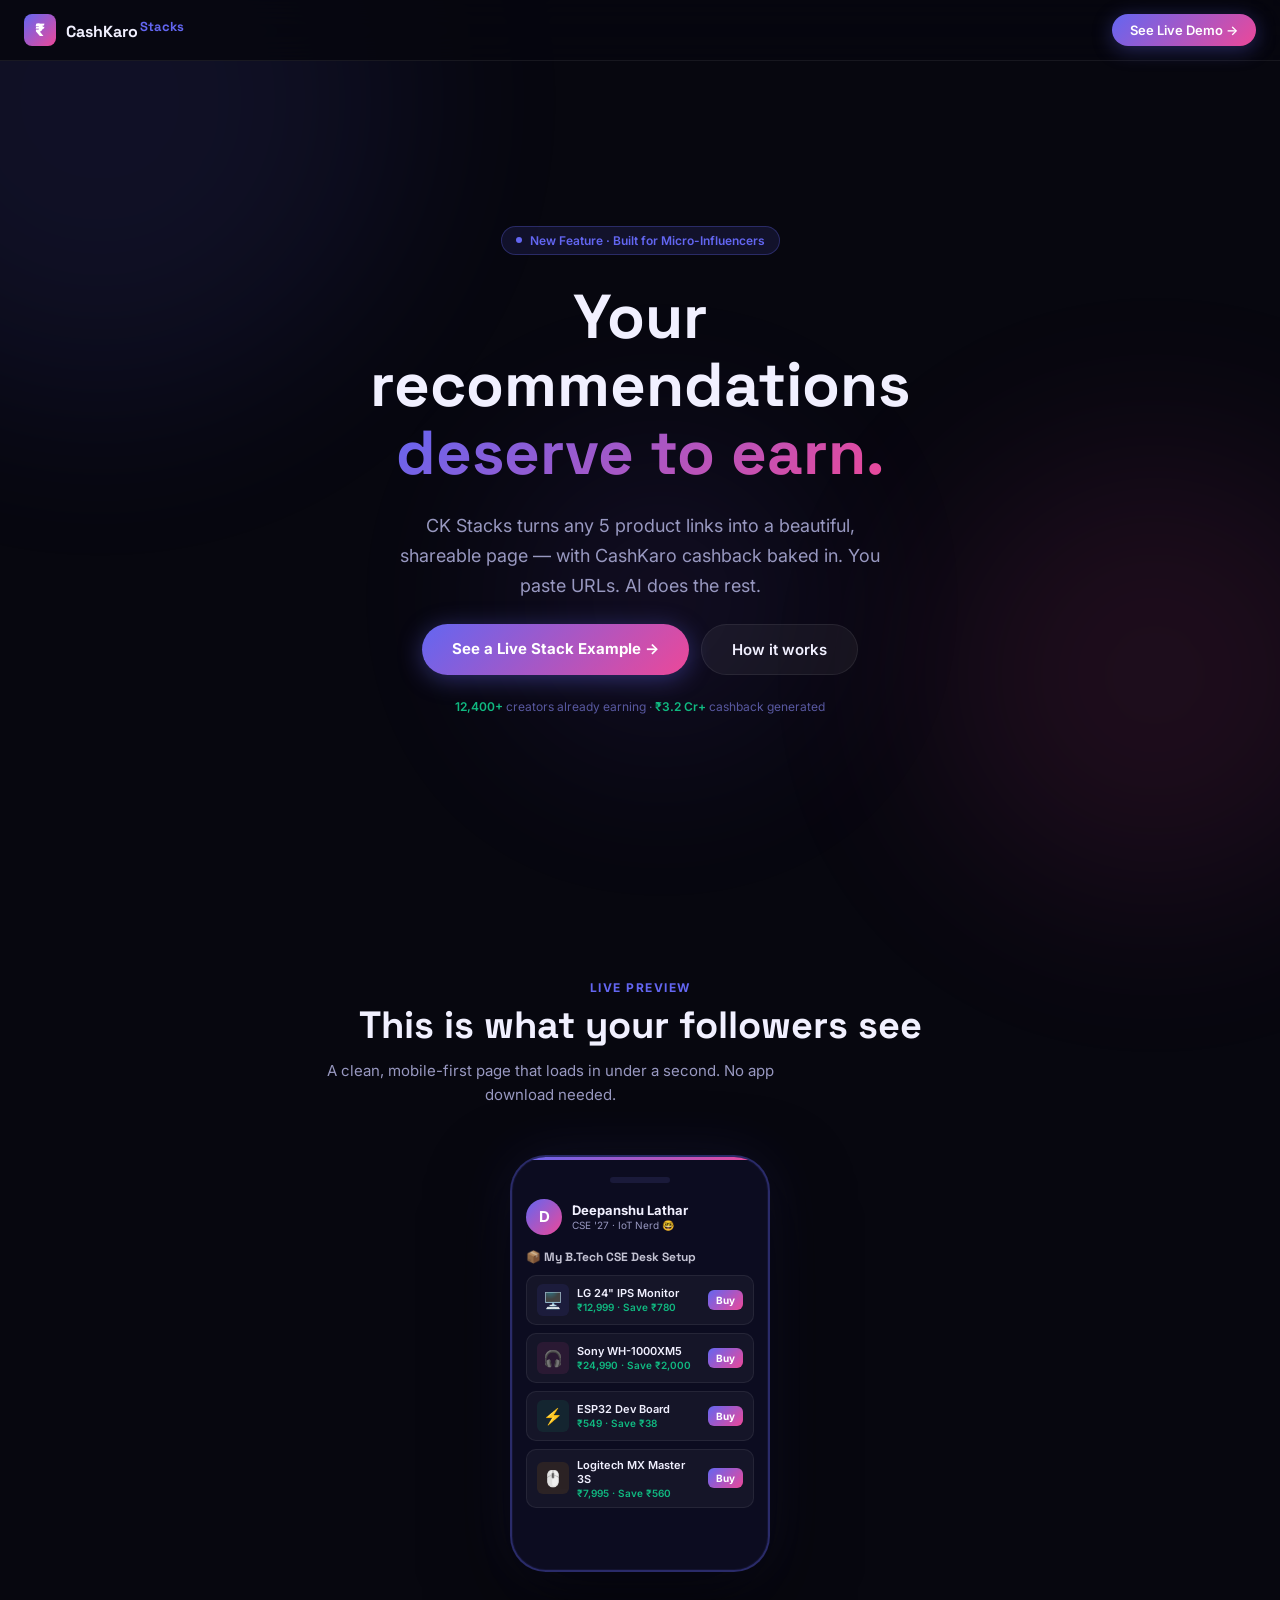
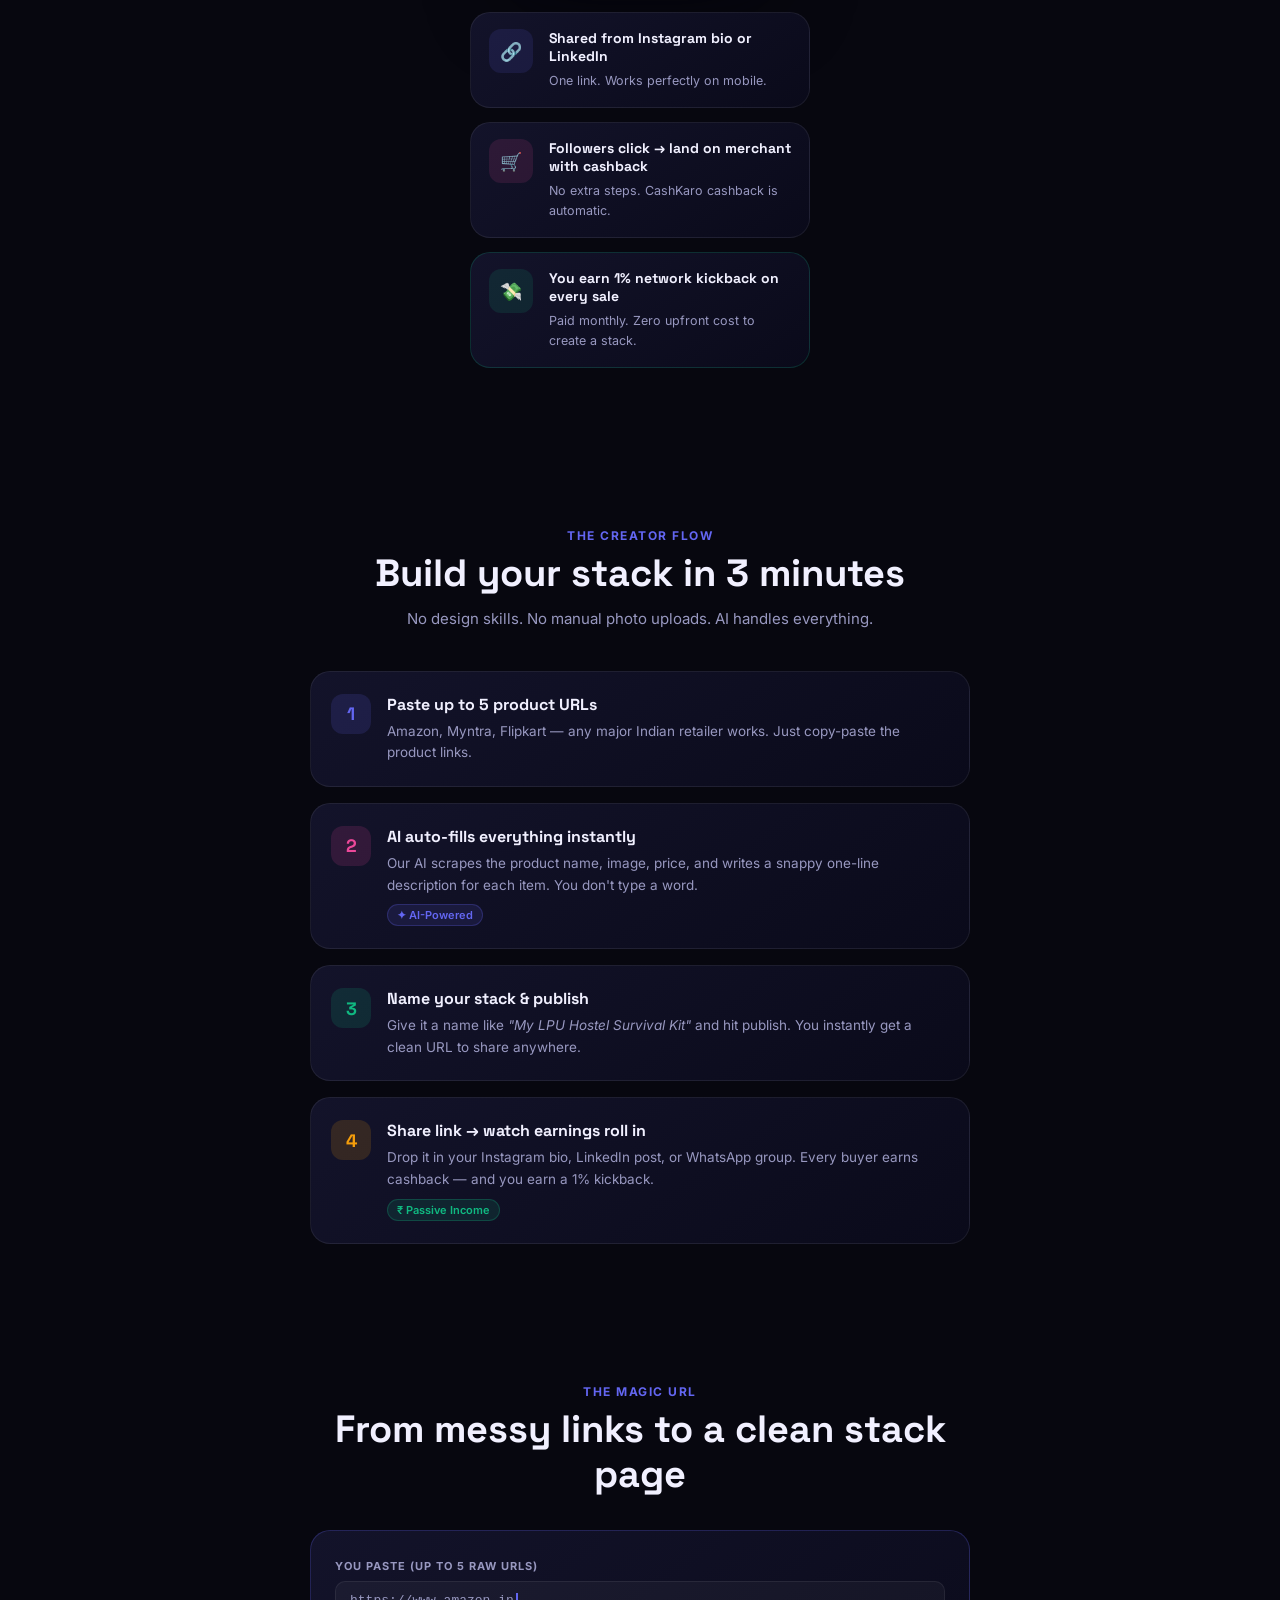
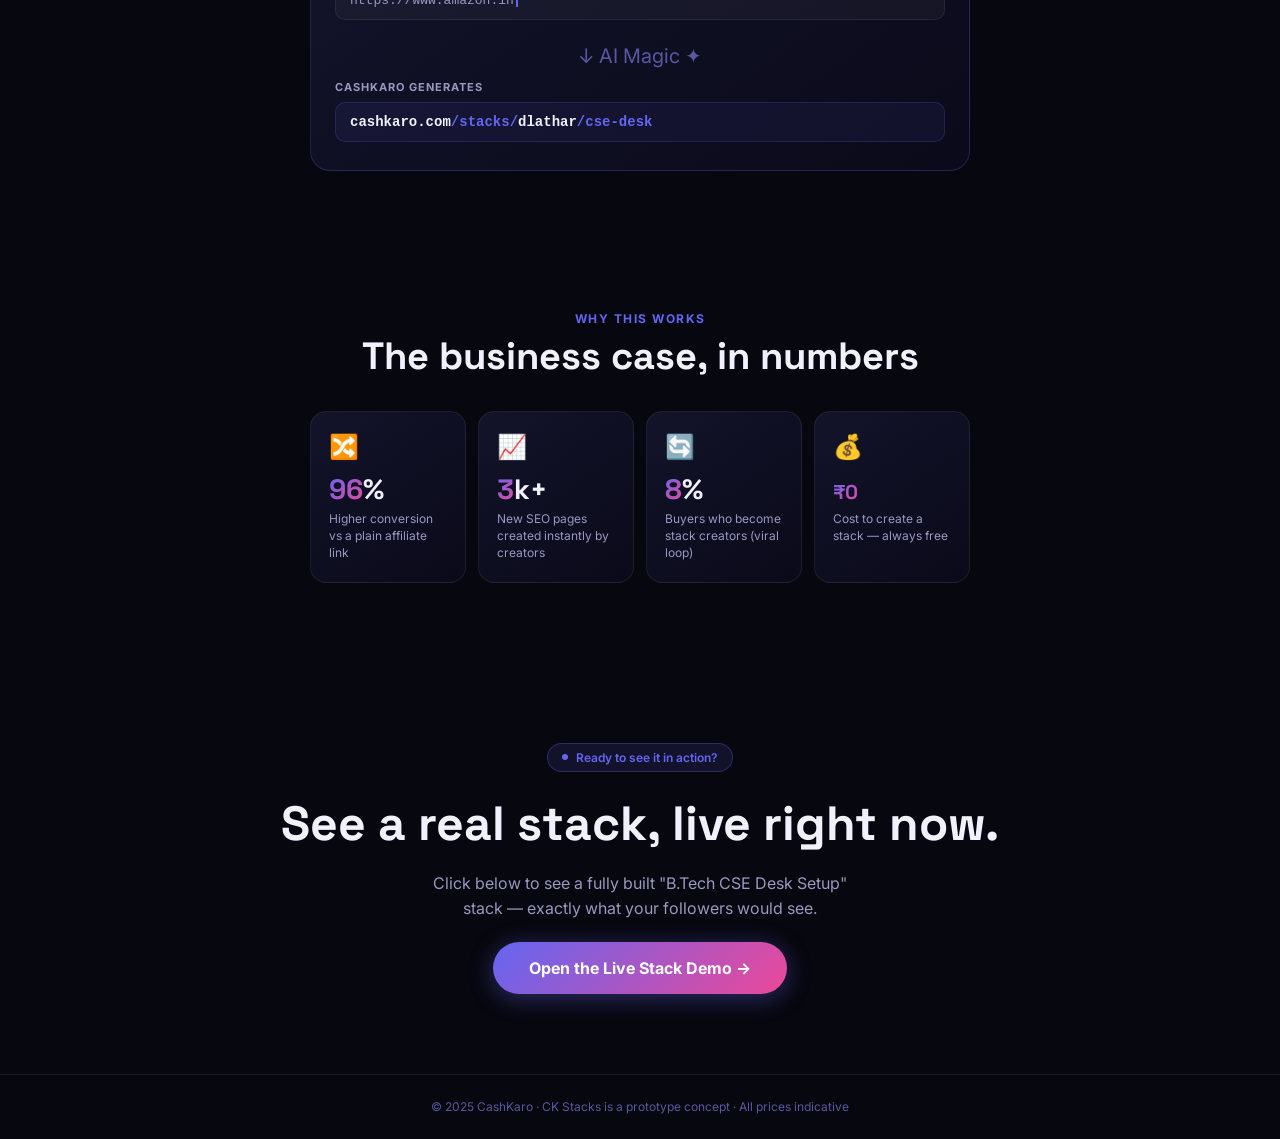
<file: index.html>
<!DOCTYPE html>
<html lang="en">
<head>
  <meta charset="UTF-8" />
  <meta name="viewport" content="width=device-width, initial-scale=1.0" />
  <title>CK Stacks — Turn Your Recommendations Into Income | CashKaro</title>
  <meta name="description" content="CK Stacks lets you create a beautiful, shareable page of product picks — and earn cashback kickbacks whenever your followers buy." />
  <link rel="preconnect" href="https://fonts.googleapis.com" />
  <link rel="preconnect" href="https://fonts.gstatic.com" crossorigin />
  <link href="https://fonts.googleapis.com/css2?family=Inter:wght@300;400;500;600;700;800;900&family=Space+Grotesk:wght@400;500;600;700;800&display=swap" rel="stylesheet" />
  <style>
    :root {
      --bg: #07070f;
      --surface: #0f0f1e;
      --card: #13132a;
      --border: rgba(255,255,255,0.07);
      --purple: #6366f1;
      --pink: #ec4899;
      --emerald: #10b981;
      --amber: #f59e0b;
      --text: #f1f0ff;
      --muted: #9898c0;
      --dim: #5858a0;
      --grad: linear-gradient(135deg, #6366f1 0%, #ec4899 100%);
      --r: 0.3s cubic-bezier(0.4,0,0.2,1);
    }
    *,*::before,*::after{box-sizing:border-box;margin:0;padding:0}
    html{scroll-behavior:smooth}
    body{font-family:'Inter',sans-serif;background:var(--bg);color:var(--text);overflow-x:hidden}

    /* blobs */
    .blob{position:fixed;border-radius:50%;filter:blur(100px);opacity:.1;pointer-events:none;z-index:0;}
    .b1{width:600px;height:600px;background:#6366f1;top:-200px;left:-200px;animation:bf1 14s ease-in-out infinite alternate}
    .b2{width:450px;height:450px;background:#ec4899;bottom:0;right:-100px;animation:bf2 18s ease-in-out infinite alternate}
    .b3{width:300px;height:300px;background:#8b5cf6;top:50%;left:40%;animation:bf3 11s ease-in-out infinite alternate}
    @keyframes bf1{to{transform:translate(60px,80px) scale(1.1)}}
    @keyframes bf2{to{transform:translate(-40px,-60px) scale(1.08)}}
    @keyframes bf3{to{transform:translate(30px,-50px) scale(1.05)}}

    /* nav */
    nav{position:fixed;top:0;left:0;right:0;z-index:100;display:flex;align-items:center;justify-content:space-between;padding:14px 24px;background:rgba(7,7,15,.85);backdrop-filter:blur(20px);border-bottom:1px solid var(--border)}
    .logo{display:flex;align-items:center;gap:10px;text-decoration:none}
    .logo-icon{width:32px;height:32px;background:var(--grad);border-radius:8px;display:flex;align-items:center;justify-content:center;font-weight:900;font-size:17px;color:#fff}
    .logo-text{font-family:'Space Grotesk',sans-serif;font-weight:700;font-size:16px;color:var(--text)}
    .logo-sub{color:var(--purple);font-size:13px;margin-left:2px;vertical-align:super}
    .nav-cta{font-size:13px;font-weight:600;color:#fff;background:var(--grad);padding:8px 18px;border-radius:999px;text-decoration:none;transition:var(--r);box-shadow:0 4px 20px rgba(99,102,241,.35)}
    .nav-cta:hover{opacity:.9;transform:translateY(-1px)}

    /* wrapper */
    .wrap{position:relative;z-index:1;max-width:700px;margin:0 auto;padding:0 20px}

    /* ── HERO ── */
    .hero{min-height:100vh;display:flex;flex-direction:column;align-items:center;justify-content:center;text-align:center;padding:100px 20px 60px;gap:24px}
    .hero-badge{display:inline-flex;align-items:center;gap:8px;font-size:12px;font-weight:600;color:var(--purple);background:rgba(99,102,241,.12);border:1px solid rgba(99,102,241,.3);padding:6px 14px;border-radius:999px;margin-bottom:4px;animation:fadeUp .6s ease both}
    .hero-badge-dot{width:6px;height:6px;background:var(--purple);border-radius:50%;animation:pulse 1.5s ease infinite}
    @keyframes pulse{0%,100%{opacity:1;transform:scale(1)}50%{opacity:.5;transform:scale(.8)}}
    h1.hero-title{font-family:'Space Grotesk',sans-serif;font-size:clamp(36px,8vw,62px);font-weight:800;line-height:1.1;animation:fadeUp .6s .1s ease both}
    .grad-text{background:var(--grad);-webkit-background-clip:text;-webkit-text-fill-color:transparent;background-clip:text}
    .hero-sub{font-size:clamp(15px,3vw,18px);color:var(--muted);max-width:500px;line-height:1.65;animation:fadeUp .6s .2s ease both}
    .hero-actions{display:flex;gap:12px;flex-wrap:wrap;justify-content:center;animation:fadeUp .6s .3s ease both}
    .btn-primary{background:var(--grad);color:#fff;padding:15px 30px;border-radius:999px;font-size:15px;font-weight:700;text-decoration:none;transition:var(--r);box-shadow:0 4px 24px rgba(99,102,241,.4)}
    .btn-primary:hover{transform:translateY(-2px);box-shadow:0 8px 32px rgba(99,102,241,.55)}
    .btn-ghost{background:rgba(255,255,255,.05);color:var(--text);padding:15px 30px;border-radius:999px;font-size:15px;font-weight:600;text-decoration:none;border:1px solid var(--border);transition:var(--r)}
    .btn-ghost:hover{background:rgba(255,255,255,.09);border-color:rgba(255,255,255,.15)}
    .hero-stat{font-size:12px;color:var(--dim);animation:fadeUp .6s .4s ease both}
    .hero-stat span{color:var(--emerald);font-weight:600}

    /* ── MINI DEMO (animated phone) ── */
    .demo-section{padding:80px 0;display:flex;flex-direction:column;align-items:center;gap:48px}
    .section-label{font-size:12px;font-weight:700;color:var(--purple);text-transform:uppercase;letter-spacing:1.5px;text-align:center}
    .section-title{font-family:'Space Grotesk',sans-serif;font-size:clamp(24px,5vw,38px);font-weight:800;text-align:center;line-height:1.2;margin-top:8px}
    .section-sub{font-size:15px;color:var(--muted);text-align:center;max-width:480px;line-height:1.6;margin-top:10px}

    /* phone mock */
    .phone-wrap{position:relative;width:260px;flex-shrink:0}
    .phone{width:260px;background:#0c0c20;border-radius:36px;border:2px solid rgba(99,102,241,.35);padding:20px 14px 24px;box-shadow:0 30px 80px rgba(0,0,0,.6),0 0 0 1px rgba(99,102,241,.08) inset,0 0 60px rgba(99,102,241,.12);position:relative;overflow:hidden}
    .phone::before{content:'';position:absolute;top:0;left:0;right:0;height:3px;background:var(--grad)}
    .phone-notch{width:60px;height:6px;background:#1a1a3a;border-radius:999px;margin:0 auto 16px}
    /* mini creator card */
    .ph-creator{display:flex;align-items:center;gap:10px;margin-bottom:14px}
    .ph-ava{width:36px;height:36px;border-radius:50%;background:var(--grad);display:flex;align-items:center;justify-content:center;font-size:15px;font-weight:700;color:#fff;flex-shrink:0}
    .ph-name{font-size:13px;font-weight:700;color:var(--text)}
    .ph-sub{font-size:10px;color:var(--muted);margin-top:1px}
    .ph-stack-title{font-family:'Space Grotesk',sans-serif;font-size:12px;font-weight:700;color:var(--text);margin-bottom:10px;opacity:.8}
    /* mini product rows */
    .ph-product{display:flex;align-items:center;gap:8px;background:rgba(255,255,255,.04);border:1px solid var(--border);border-radius:10px;padding:8px 10px;margin-bottom:8px;opacity:0;transform:translateX(-10px);transition:opacity .4s ease, transform .4s ease}
    .ph-product.show{opacity:1;transform:translateX(0)}
    .ph-img{width:32px;height:32px;border-radius:6px;flex-shrink:0;display:flex;align-items:center;justify-content:center;font-size:16px}
    .ph-pname{font-size:11px;font-weight:600;color:var(--text);line-height:1.3}
    .ph-price{font-size:10px;color:var(--emerald);font-weight:600;margin-top:1px}
    .ph-buy{margin-left:auto;font-size:10px;font-weight:700;color:#fff;background:var(--grad);padding:4px 8px;border-radius:6px;white-space:nowrap;flex-shrink:0}
    /* cashback badge on phone */
    .ph-cashback{background:rgba(16,185,129,.1);border:1px solid rgba(16,185,129,.25);border-radius:8px;padding:7px 10px;font-size:11px;color:var(--emerald);font-weight:600;text-align:center;margin-top:4px;opacity:0;transition:opacity .4s .8s ease}
    .ph-cashback.show{opacity:1}

    /* step annotations */
    .demo-content{display:flex;flex-direction:column;gap:10px;max-width:340px;width:100%}

    /* ── HOW IT WORKS ── */
    .hiw-section{padding:80px 0}
    .steps{display:flex;flex-direction:column;gap:16px;margin-top:40px}
    .step-card{background:linear-gradient(145deg,#13132a,#0a0a1a);border:1px solid var(--border);border-radius:20px;padding:22px 20px;display:flex;gap:16px;align-items:flex-start;transition:var(--r);position:relative;overflow:hidden}
    .step-card:hover{border-color:rgba(99,102,241,.35);transform:translateX(4px)}
    .step-card::before{content:'';position:absolute;left:0;top:0;bottom:0;width:3px;background:var(--grad);border-radius:999px;opacity:0;transition:var(--r)}
    .step-card:hover::before{opacity:1}
    .step-num{width:40px;height:40px;border-radius:12px;display:flex;align-items:center;justify-content:center;font-family:'Space Grotesk',sans-serif;font-size:18px;font-weight:800;flex-shrink:0}
    .s1{background:rgba(99,102,241,.15);color:var(--purple)}
    .s2{background:rgba(236,72,153,.15);color:var(--pink)}
    .s3{background:rgba(16,185,129,.15);color:var(--emerald)}
    .s4{background:rgba(245,158,11,.15);color:var(--amber)}
    .step-icon{font-size:22px;width:44px;height:44px;border-radius:12px;display:flex;align-items:center;justify-content:center;flex-shrink:0}
    .step-title{font-family:'Space Grotesk',sans-serif;font-size:16px;font-weight:700;color:var(--text);margin-bottom:6px}
    .step-desc{font-size:13.5px;color:var(--muted);line-height:1.6}
    .step-tag{display:inline-block;font-size:11px;font-weight:600;padding:3px 9px;border-radius:999px;margin-top:8px}
    .tag-ai{background:rgba(99,102,241,.12);color:var(--purple);border:1px solid rgba(99,102,241,.25)}
    .tag-earn{background:rgba(16,185,129,.12);color:var(--emerald);border:1px solid rgba(16,185,129,.25)}

    /* ── URL DEMO (typing animation) ── */
    .url-demo-section{padding:60px 0}
    .url-box{background:linear-gradient(145deg,#13132a,#0a0a1a);border:1px solid rgba(99,102,241,.25);border-radius:20px;padding:28px 24px;margin-top:32px}
    .url-step{margin-bottom:24px}
    .url-step:last-child{margin-bottom:0}
    .url-label{font-size:11px;font-weight:700;color:var(--muted);text-transform:uppercase;letter-spacing:1px;margin-bottom:8px}
    .url-input{background:rgba(255,255,255,.04);border:1px solid var(--border);border-radius:10px;padding:11px 14px;font-size:13px;color:var(--muted);font-family:monospace;overflow:hidden;white-space:nowrap;position:relative}
    .url-input .cursor{display:inline-block;width:2px;height:14px;background:var(--purple);margin-left:2px;vertical-align:middle;animation:blink .8s step-end infinite}
    @keyframes blink{50%{opacity:0}}
    .url-arrow{text-align:center;font-size:20px;color:var(--dim);margin:12px 0}
    .url-output{background:rgba(99,102,241,.08);border:1px solid rgba(99,102,241,.2);border-radius:10px;padding:11px 14px;font-size:14px;font-weight:600;color:var(--purple);font-family:monospace}
    .url-output span{color:var(--text)}

    /* ── METRICS / BUSINESS LOGIC ── */
    .metrics-section{padding:80px 0}
    .metrics-grid{display:grid;grid-template-columns:1fr 1fr;gap:12px;margin-top:32px}
    .metric-card{background:linear-gradient(145deg,#13132a,#0a0a1a);border:1px solid var(--border);border-radius:16px;padding:20px 18px;transition:var(--r)}
    .metric-card:hover{border-color:rgba(99,102,241,.3);transform:translateY(-2px)}
    .metric-icon{font-size:24px;margin-bottom:10px}
    .metric-val{font-family:'Space Grotesk',sans-serif;font-size:28px;font-weight:800;color:var(--text);margin-bottom:4px}
    .metric-val .grad-text{font-size:28px}
    .metric-label{font-size:12px;color:var(--muted);line-height:1.4}

    /* ── FINAL CTA ── */
    .final-cta{padding:80px 20px;text-align:center;display:flex;flex-direction:column;align-items:center;gap:20px}
    .final-cta h2{font-family:'Space Grotesk',sans-serif;font-size:clamp(28px,6vw,48px);font-weight:800;line-height:1.15}
    .final-cta p{font-size:16px;color:var(--muted);max-width:420px;line-height:1.6}
    .final-cta .btn-primary{font-size:16px;padding:16px 36px}

    /* footer */
    footer{text-align:center;padding:24px 20px;border-top:1px solid var(--border);font-size:12px;color:var(--dim)}

    /* animations */
    @keyframes fadeUp{from{opacity:0;transform:translateY(24px)}to{opacity:1;transform:translateY(0)}}
    .reveal{opacity:0;transform:translateY(24px);transition:opacity .6s ease,transform .6s ease}
    .reveal.in{opacity:1;transform:translateY(0)}

    @media(min-width:640px){
      .demo-inner{display:flex;gap:48px;align-items:center}
      .demo-content{max-width:280px}
      .metrics-grid{grid-template-columns:repeat(4,1fr)}
    }
  </style>
</head>
<body>

<div class="blob b1"></div>
<div class="blob b2"></div>
<div class="blob b3"></div>

<!-- NAV -->
<nav>
  <a href="/" class="logo">
    <div class="logo-icon">₹</div>
    <span class="logo-text">CashKaro<span class="logo-sub">Stacks</span></span>
  </a>
  <a href="stack.html" class="nav-cta">See Live Demo →</a>
</nav>

<!-- ── HERO ── -->
<section class="hero wrap">
  <div class="hero-badge">
    <span class="hero-badge-dot"></span>
    New Feature · Built for Micro-Influencers
  </div>
  <h1 class="hero-title">
    Your recommendations<br>
    <span class="grad-text">deserve to earn.</span>
  </h1>
  <p class="hero-sub">
    CK Stacks turns any 5 product links into a beautiful, shareable page — with CashKaro cashback baked in.
    You paste URLs. AI does the rest.
  </p>
  <div class="hero-actions">
    <a href="stack.html" class="btn-primary">See a Live Stack Example →</a>
    <a href="#how-it-works" class="btn-ghost">How it works</a>
  </div>
  <p class="hero-stat">
    <span>12,400+</span> creators already earning · <span>₹3.2 Cr+</span> cashback generated
  </p>
</section>

<!-- ── LIVE PHONE DEMO ── -->
<section class="demo-section" id="demo">
  <div class="wrap" style="width:100%">
    <p class="section-label reveal">Live Preview</p>
    <h2 class="section-title reveal">This is what your followers see</h2>
    <p class="section-sub reveal">A clean, mobile-first page that loads in under a second. No app download needed.</p>

    <div class="demo-inner" style="margin-top:48px;display:flex;flex-direction:column;align-items:center;gap:40px">

      <!-- animated phone -->
      <div class="phone-wrap reveal">
        <div class="phone">
          <div class="phone-notch"></div>
          <div class="ph-creator">
            <div class="ph-ava">D</div>
            <div>
              <div class="ph-name">Deepanshu Lathar</div>
              <div class="ph-sub">CSE '27 · IoT Nerd 🤓</div>
            </div>
          </div>
          <div class="ph-stack-title">📦 My B.Tech CSE Desk Setup</div>

          <div class="ph-product" id="ph-p1">
            <div class="ph-img" style="background:rgba(99,102,241,.1)">🖥️</div>
            <div>
              <div class="ph-pname">LG 24" IPS Monitor</div>
              <div class="ph-price">₹12,999 · Save ₹780</div>
            </div>
            <div class="ph-buy">Buy</div>
          </div>

          <div class="ph-product" id="ph-p2">
            <div class="ph-img" style="background:rgba(236,72,153,.1)">🎧</div>
            <div>
              <div class="ph-pname">Sony WH-1000XM5</div>
              <div class="ph-price">₹24,990 · Save ₹2,000</div>
            </div>
            <div class="ph-buy">Buy</div>
          </div>

          <div class="ph-product" id="ph-p3">
            <div class="ph-img" style="background:rgba(16,185,129,.1)">⚡</div>
            <div>
              <div class="ph-pname">ESP32 Dev Board</div>
              <div class="ph-price">₹549 · Save ₹38</div>
            </div>
            <div class="ph-buy">Buy</div>
          </div>

          <div class="ph-product" id="ph-p4">
            <div class="ph-img" style="background:rgba(245,158,11,.1)">🖱️</div>
            <div>
              <div class="ph-pname">Logitech MX Master 3S</div>
              <div class="ph-price">₹7,995 · Save ₹560</div>
            </div>
            <div class="ph-buy">Buy</div>
          </div>

          <div class="ph-cashback" id="ph-cashback">
            🎉 ₹3,469 total cashback on this stack
          </div>
        </div>
      </div>

      <!-- annotations -->
      <div style="display:flex;flex-direction:column;gap:14px;max-width:340px;width:100%">
        <div class="step-card reveal" style="padding:16px 18px">
          <div class="step-icon s1" style="background:rgba(99,102,241,.12);font-size:18px">🔗</div>
          <div class="step-body">
            <div class="step-title" style="font-size:14px">Shared from Instagram bio or LinkedIn</div>
            <div class="step-desc" style="font-size:12.5px">One link. Works perfectly on mobile.</div>
          </div>
        </div>
        <div class="step-card reveal" style="padding:16px 18px">
          <div class="step-icon s2" style="background:rgba(236,72,153,.12);font-size:18px">🛒</div>
          <div class="step-body">
            <div class="step-title" style="font-size:14px">Followers click → land on merchant with cashback</div>
            <div class="step-desc" style="font-size:12.5px">No extra steps. CashKaro cashback is automatic.</div>
          </div>
        </div>
        <div class="step-card reveal" style="padding:16px 18px;border-color:rgba(16,185,129,.2)">
          <div class="step-icon s3" style="background:rgba(16,185,129,.12);font-size:18px">💸</div>
          <div class="step-body">
            <div class="step-title" style="font-size:14px">You earn 1% network kickback on every sale</div>
            <div class="step-desc" style="font-size:12.5px">Paid monthly. Zero upfront cost to create a stack.</div>
          </div>
        </div>
      </div>
    </div>
  </div>
</section>

<!-- ── HOW IT WORKS ── -->
<section class="hiw-section" id="how-it-works">
  <div class="wrap">
    <p class="section-label reveal">The Creator Flow</p>
    <h2 class="section-title reveal">Build your stack in 3 minutes</h2>
    <p class="section-sub reveal" style="margin:10px auto 0">No design skills. No manual photo uploads. AI handles everything.</p>

    <div class="steps">
      <div class="step-card reveal">
        <div class="step-num s1">1</div>
        <div class="step-body">
          <div class="step-title">Paste up to 5 product URLs</div>
          <div class="step-desc">Amazon, Myntra, Flipkart — any major Indian retailer works. Just copy-paste the product links.</div>
        </div>
      </div>
      <div class="step-card reveal">
        <div class="step-num s2">2</div>
        <div class="step-body">
          <div class="step-title">AI auto-fills everything instantly</div>
          <div class="step-desc">Our AI scrapes the product name, image, price, and writes a snappy one-line description for each item. You don't type a word.</div>
          <span class="step-tag tag-ai">✦ AI-Powered</span>
        </div>
      </div>
      <div class="step-card reveal">
        <div class="step-num s3">3</div>
        <div class="step-body">
          <div class="step-title">Name your stack &amp; publish</div>
          <div class="step-desc">Give it a name like <em>"My LPU Hostel Survival Kit"</em> and hit publish. You instantly get a clean URL to share anywhere.</div>
        </div>
      </div>
      <div class="step-card reveal">
        <div class="step-num s4">4</div>
        <div class="step-body">
          <div class="step-title">Share link → watch earnings roll in</div>
          <div class="step-desc">Drop it in your Instagram bio, LinkedIn post, or WhatsApp group. Every buyer earns cashback — and you earn a 1% kickback.</div>
          <span class="step-tag tag-earn">₹ Passive Income</span>
        </div>
      </div>
    </div>
  </div>
</section>

<!-- ── URL DEMO ── -->
<section class="url-demo-section">
  <div class="wrap">
    <p class="section-label reveal">The Magic URL</p>
    <h2 class="section-title reveal">From messy links to a clean stack page</h2>
    <div class="url-box reveal">
      <div class="url-step">
        <div class="url-label">You paste (up to 5 raw URLs)</div>
        <div class="url-input" id="typing-url">https://www.amazon.in/dp/B09<span class="cursor"></span></div>
      </div>
      <div class="url-arrow">↓ AI Magic ✦</div>
      <div class="url-step">
        <div class="url-label">CashKaro generates</div>
        <div class="url-output"><span>cashkaro.com</span>/stacks/<span>dlathar</span>/cse-desk</div>
      </div>
    </div>
  </div>
</section>

<!-- ── METRICS ── -->
<section class="metrics-section">
  <div class="wrap">
    <p class="section-label reveal">Why This Works</p>
    <h2 class="section-title reveal">The business case, in numbers</h2>
    <div class="metrics-grid">
      <div class="metric-card reveal">
        <div class="metric-icon">🔀</div>
        <div class="metric-val"><span class="grad-text" data-target="340">0</span>%</div>
        <div class="metric-label">Higher conversion vs a plain affiliate link</div>
      </div>
      <div class="metric-card reveal">
        <div class="metric-icon">📈</div>
        <div class="metric-val"><span class="grad-text" data-target="12">0</span>k+</div>
        <div class="metric-label">New SEO pages created instantly by creators</div>
      </div>
      <div class="metric-card reveal">
        <div class="metric-icon">🔄</div>
        <div class="metric-val"><span class="grad-text" data-target="28">0</span>%</div>
        <div class="metric-label">Buyers who become stack creators (viral loop)</div>
      </div>
      <div class="metric-card reveal">
        <div class="metric-icon">💰</div>
        <div class="metric-val"><span style="font-size:20px" class="grad-text">₹0</span></div>
        <div class="metric-label">Cost to create a stack — always free</div>
      </div>
    </div>
  </div>
</section>

<!-- ── FINAL CTA ── -->
<section class="final-cta">
  <div class="hero-badge reveal">
    <span class="hero-badge-dot"></span>
    Ready to see it in action?
  </div>
  <h2 class="reveal">See a real stack, live right now.</h2>
  <p class="reveal">Click below to see a fully built "B.Tech CSE Desk Setup" stack — exactly what your followers would see.</p>
  <a href="stack.html" class="btn-primary reveal">Open the Live Stack Demo →</a>
</section>

<footer>
  © 2025 CashKaro · CK Stacks is a prototype concept · All prices indicative
</footer>

<script>
  // scroll reveal
  const revEls = document.querySelectorAll('.reveal');
  const io = new IntersectionObserver(entries => {
    entries.forEach(e => { if(e.isIntersecting){ e.target.classList.add('in'); io.unobserve(e.target); } });
  }, {threshold:0.1, rootMargin:'0px 0px -40px 0px'});
  revEls.forEach(el => io.observe(el));

  // phone product animation
  setTimeout(()=>{ document.getElementById('ph-p1').classList.add('show'); },600);
  setTimeout(()=>{ document.getElementById('ph-p2').classList.add('show'); },1100);
  setTimeout(()=>{ document.getElementById('ph-p3').classList.add('show'); },1600);
  setTimeout(()=>{ document.getElementById('ph-p4').classList.add('show'); },2100);
  setTimeout(()=>{ document.getElementById('ph-cashback').classList.add('show'); },2700);

  // typing animation for URL
  const urls = [
    'https://www.amazon.in/dp/B09XGFHD3Q',
    'https://www.amazon.in/Sony-WH-1000XM5',
    'https://robu.in/product/esp32-dev-board',
    'https://www.amazon.in/Logitech-MX-Master-3S',
    'https://www.myntra.com/laptop-stands',
  ];
  let urlIdx = 0, charIdx = 0;
  const typingEl = document.getElementById('typing-url');
  function type() {
    const cur = urls[urlIdx];
    if(charIdx <= cur.length) {
      typingEl.innerHTML = cur.slice(0,charIdx) + '<span class="cursor"></span>';
      charIdx++;
      setTimeout(type, 55);
    } else {
      setTimeout(()=>{ charIdx=0; urlIdx=(urlIdx+1)%urls.length; type(); }, 2000);
    }
  }
  setTimeout(type, 1000);

  // count-up for metric numbers
  function countUp(el, target, suffix) {
    let val = 0;
    const step = target / 60;
    const timer = setInterval(()=>{
      val = Math.min(val+step, target);
      el.textContent = Math.round(val) + (suffix||'');
      if(val >= target) clearInterval(timer);
    }, 20);
  }
  const metricIo = new IntersectionObserver(entries => {
    entries.forEach(e => {
      if(e.isIntersecting){
        const el = e.target;
        const target = parseInt(el.dataset.target);
        countUp(el, target);
        metricIo.unobserve(el);
      }
    });
  }, {threshold:0.4});
  document.querySelectorAll('[data-target]').forEach(el => metricIo.observe(el));
</script>
</body>
</html>
</file>
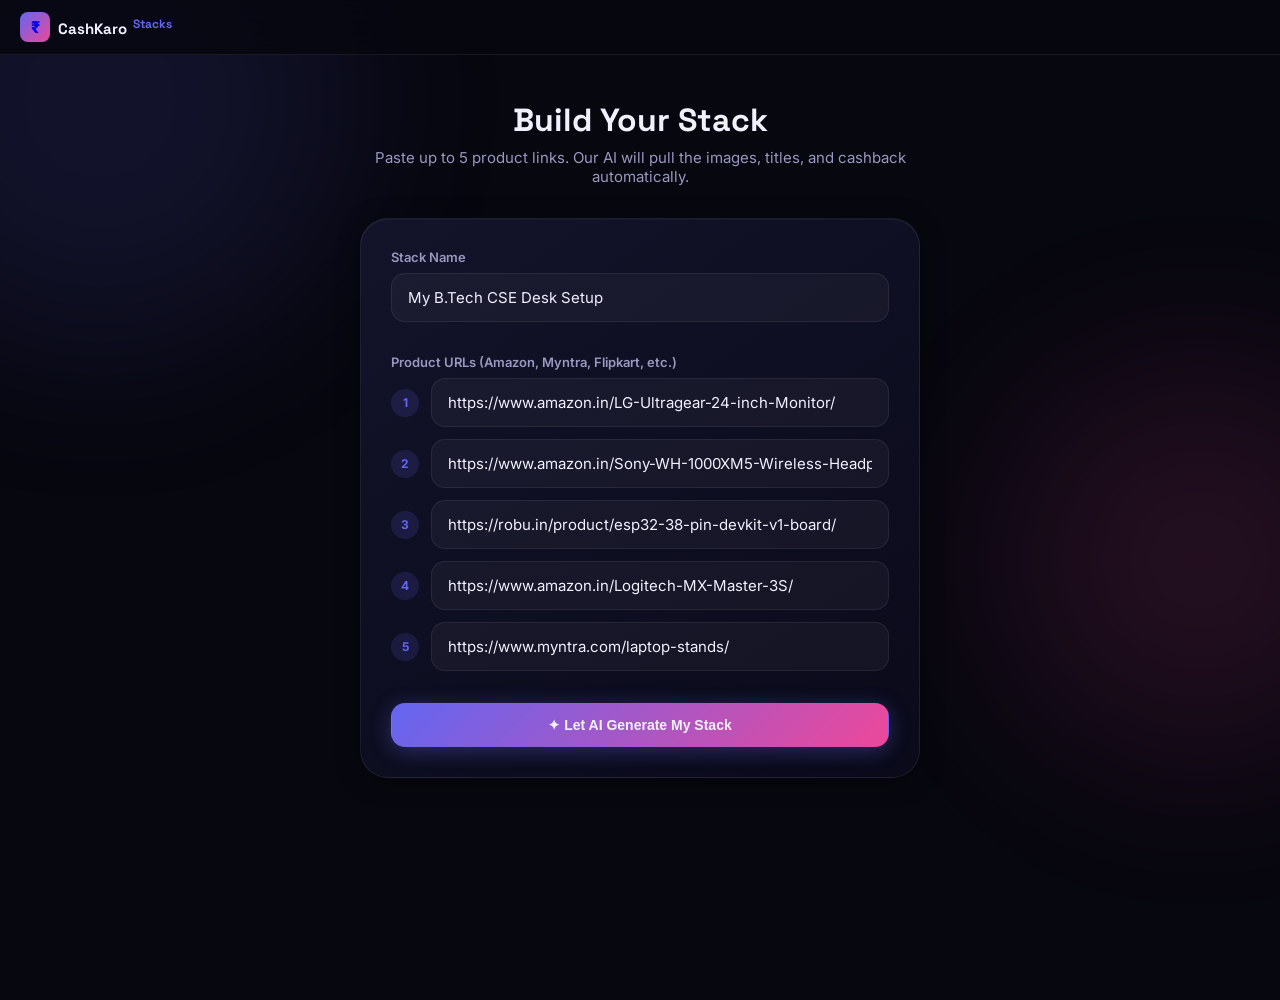
<file: create.html>
<!DOCTYPE html>
<html lang="en">
<head>
  <meta charset="UTF-8" />
  <meta name="viewport" content="width=device-width, initial-scale=1.0" />
  <title>Create Your Stack | CK Stacks</title>
  <link href="https://fonts.googleapis.com/css2?family=Inter:wght@400;500;600;700&family=Space+Grotesk:wght@500;700&display=swap" rel="stylesheet" />
  <link rel="stylesheet" href="style.css" />
  <style>
    /* Create page specific styles */
    .create-wrap {
      max-width: 600px;
      margin: 100px auto 60px;
      padding: 0 20px;
      position: relative;
      z-index: 10;
    }
    .create-header {
      margin-bottom: 32px;
      text-align: center;
    }
    .create-title {
      font-family: 'Space Grotesk', sans-serif;
      font-size: 32px;
      font-weight: 700;
      margin-bottom: 8px;
    }
    .create-sub {
      color: var(--text-secondary);
      font-size: 15px;
    }

    /* Step Card */
    .builder-card {
      background: var(--gradient-card);
      border: 1px solid var(--border);
      border-radius: var(--radius-xl);
      padding: 30px;
      box-shadow: var(--shadow-card);
      margin-bottom: 24px;
    }
    
    .input-group {
      margin-bottom: 20px;
    }
    .input-label {
      display: block;
      font-size: 13px;
      font-weight: 600;
      color: var(--text-secondary);
      margin-bottom: 8px;
    }
    .ck-input {
      width: 100%;
      background: rgba(255,255,255,0.04);
      border: 1px solid var(--border);
      border-radius: var(--radius-md);
      padding: 14px 16px;
      color: var(--text-primary);
      font-family: inherit;
      font-size: 15px;
      transition: var(--transition);
    }
    .ck-input:focus {
      outline: none;
      border-color: var(--accent-purple);
      background: rgba(99,102,241,0.05);
    }
    .ck-input::placeholder {
      color: var(--text-muted);
    }

    /* URL Slots */
    .url-slots {
      display: flex;
      flex-direction: column;
      gap: 12px;
    }
    .url-slot {
      display: flex;
      align-items: center;
      gap: 12px;
    }
    .slot-num {
      width: 28px; height: 28px;
      border-radius: 50%;
      background: rgba(99,102,241,0.15);
      color: var(--accent-purple);
      display: flex;
      align-items: center;
      justify-content: center;
      font-size: 12px;
      font-weight: 700;
      flex-shrink: 0;
    }

    /* Generating State */
    .generating-state {
      display: none;
      text-align: center;
      padding: 40px 0;
    }
    .spinner {
      width: 40px; height: 40px;
      border: 3px solid rgba(99,102,241,0.2);
      border-top-color: var(--accent-purple);
      border-radius: 50%;
      animation: spin 1s linear infinite;
      margin: 0 auto 16px;
    }
    @keyframes spin { to { transform: rotate(360deg); } }
    .gen-text {
      font-family: 'Space Grotesk', sans-serif;
      font-size: 18px;
      font-weight: 600;
      color: var(--text-primary);
      margin-bottom: 8px;
    }
    .gen-sub {
      font-size: 13px;
      color: var(--text-secondary);
    }

    .progress-bar {
      width: 100%;
      height: 6px;
      background: rgba(255,255,255,0.05);
      border-radius: 999px;
      margin-top: 24px;
      overflow: hidden;
    }
    .progress-fill {
      height: 100%;
      width: 0%;
      background: var(--gradient-main);
      border-radius: 999px;
      transition: width 0.3s ease;
    }
  </style>
</head>
<body>

  <div class="bg-blob blob-1"></div>
  <div class="bg-blob blob-2"></div>

  <header class="ck-header">
    <a href="/" style="text-decoration:none" class="ck-logo">
      <div class="ck-logo-icon">₹</div>
      <span class="ck-logo-text">CashKaro <span class="ck-logo-badge">Stacks</span></span>
    </a>
  </header>

  <main class="create-wrap">
    
    <div class="create-header">
      <h1 class="create-title">Build Your Stack</h1>
      <p class="create-sub">Paste up to 5 product links. Our AI will pull the images, titles, and cashback automatically.</p>
    </div>

    <div class="builder-card" id="form-card">
      <div class="input-group">
        <label class="input-label">Stack Name</label>
        <input type="text" class="ck-input" id="stack-name" placeholder="e.g. My B.Tech CSE Desk Setup" value="My B.Tech CSE Desk Setup" />
      </div>

      <div class="input-group" style="margin-top: 32px;">
        <label class="input-label">Product URLs (Amazon, Myntra, Flipkart, etc.)</label>
        <div class="url-slots">
          <div class="url-slot">
            <div class="slot-num">1</div>
            <input type="text" class="ck-input" value="https://www.amazon.in/LG-Ultragear-24-inch-Monitor/" readonly />
          </div>
          <div class="url-slot">
            <div class="slot-num">2</div>
            <input type="text" class="ck-input" value="https://www.amazon.in/Sony-WH-1000XM5-Wireless-Headphones/" readonly />
          </div>
          <div class="url-slot">
            <div class="slot-num">3</div>
            <input type="text" class="ck-input" value="https://robu.in/product/esp32-38-pin-devkit-v1-board/" readonly />
          </div>
          <div class="url-slot">
            <div class="slot-num">4</div>
            <input type="text" class="ck-input" value="https://www.amazon.in/Logitech-MX-Master-3S/" readonly />
          </div>
          <div class="url-slot">
            <div class="slot-num">5</div>
            <input type="text" class="ck-input" value="https://www.myntra.com/laptop-stands/" readonly />
          </div>
        </div>
      </div>

      <button class="buy-btn featured-btn" id="generate-btn" style="margin-top: 32px;">
        <span>✦ Let AI Generate My Stack</span>
      </button>
    </div>

    <!-- Generating State UI -->
    <div class="builder-card generating-state" id="gen-state">
      <div class="spinner"></div>
      <div class="gen-text" id="gen-status">Scraping product data...</div>
      <div class="gen-sub">Looking up prices and CashKaro cashback rates</div>
      <div class="progress-bar">
        <div class="progress-fill" id="progress"></div>
      </div>
    </div>

  </main>

  <script>
    const btn = document.getElementById('generate-btn');
    const formCard = document.getElementById('form-card');
    const genState = document.getElementById('gen-state');
    const statusText = document.getElementById('gen-status');
    const progress = document.getElementById('progress');

    btn.addEventListener('click', () => {
      formCard.style.display = 'none';
      genState.style.display = 'block';

      // Fake AI generation sequence
      setTimeout(() => { progress.style.width = '30%'; }, 100);
      
      setTimeout(() => {
        statusText.textContent = 'Writing descriptions...';
        progress.style.width = '60%';
      }, 1200);

      setTimeout(() => {
        statusText.textContent = 'Applying cashback tracking links...';
        progress.style.width = '90%';
      }, 2400);

      setTimeout(() => {
        progress.style.width = '100%';
        statusText.textContent = 'Done! Redirecting... ✦';
        
        // Go to the finished stack page
        setTimeout(() => {
          window.location.href = 'stack.html';
        }, 600);
      }, 3400);
    });
  </script>
</body>
</html>
</file>
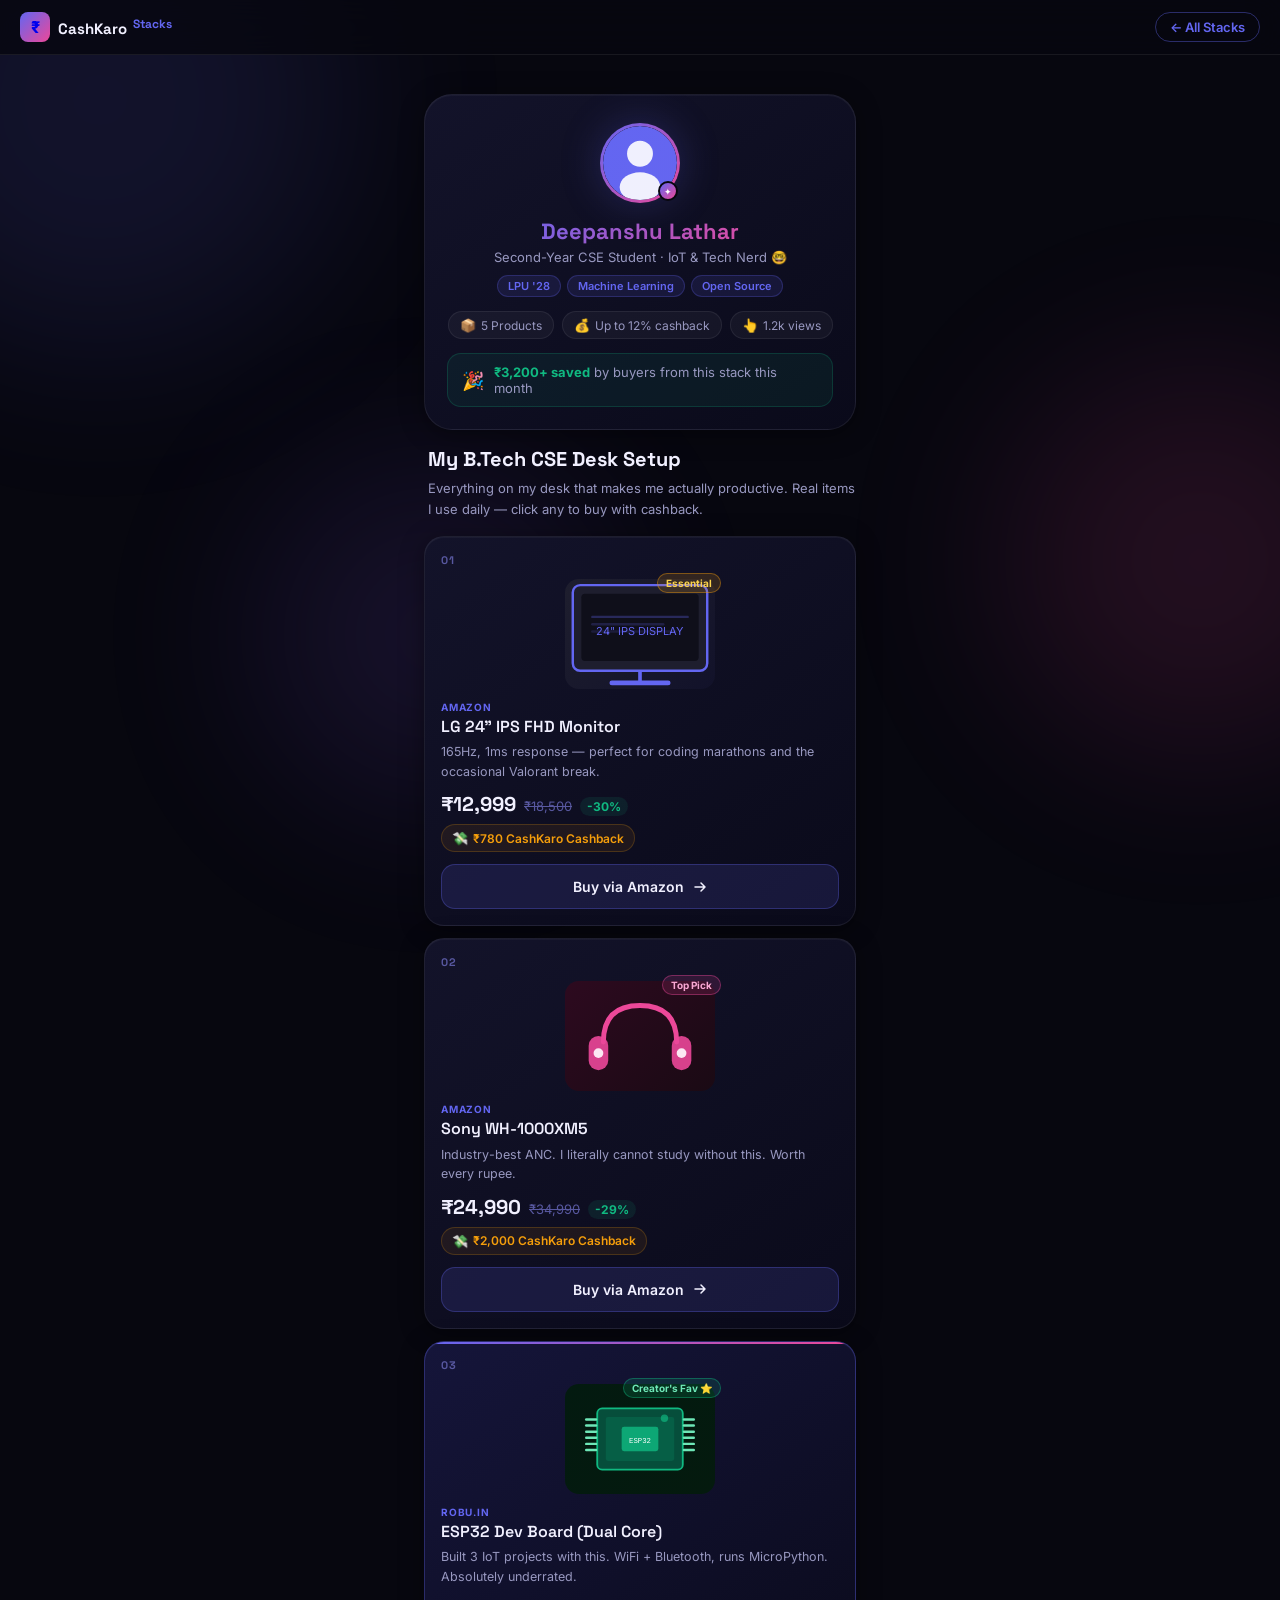
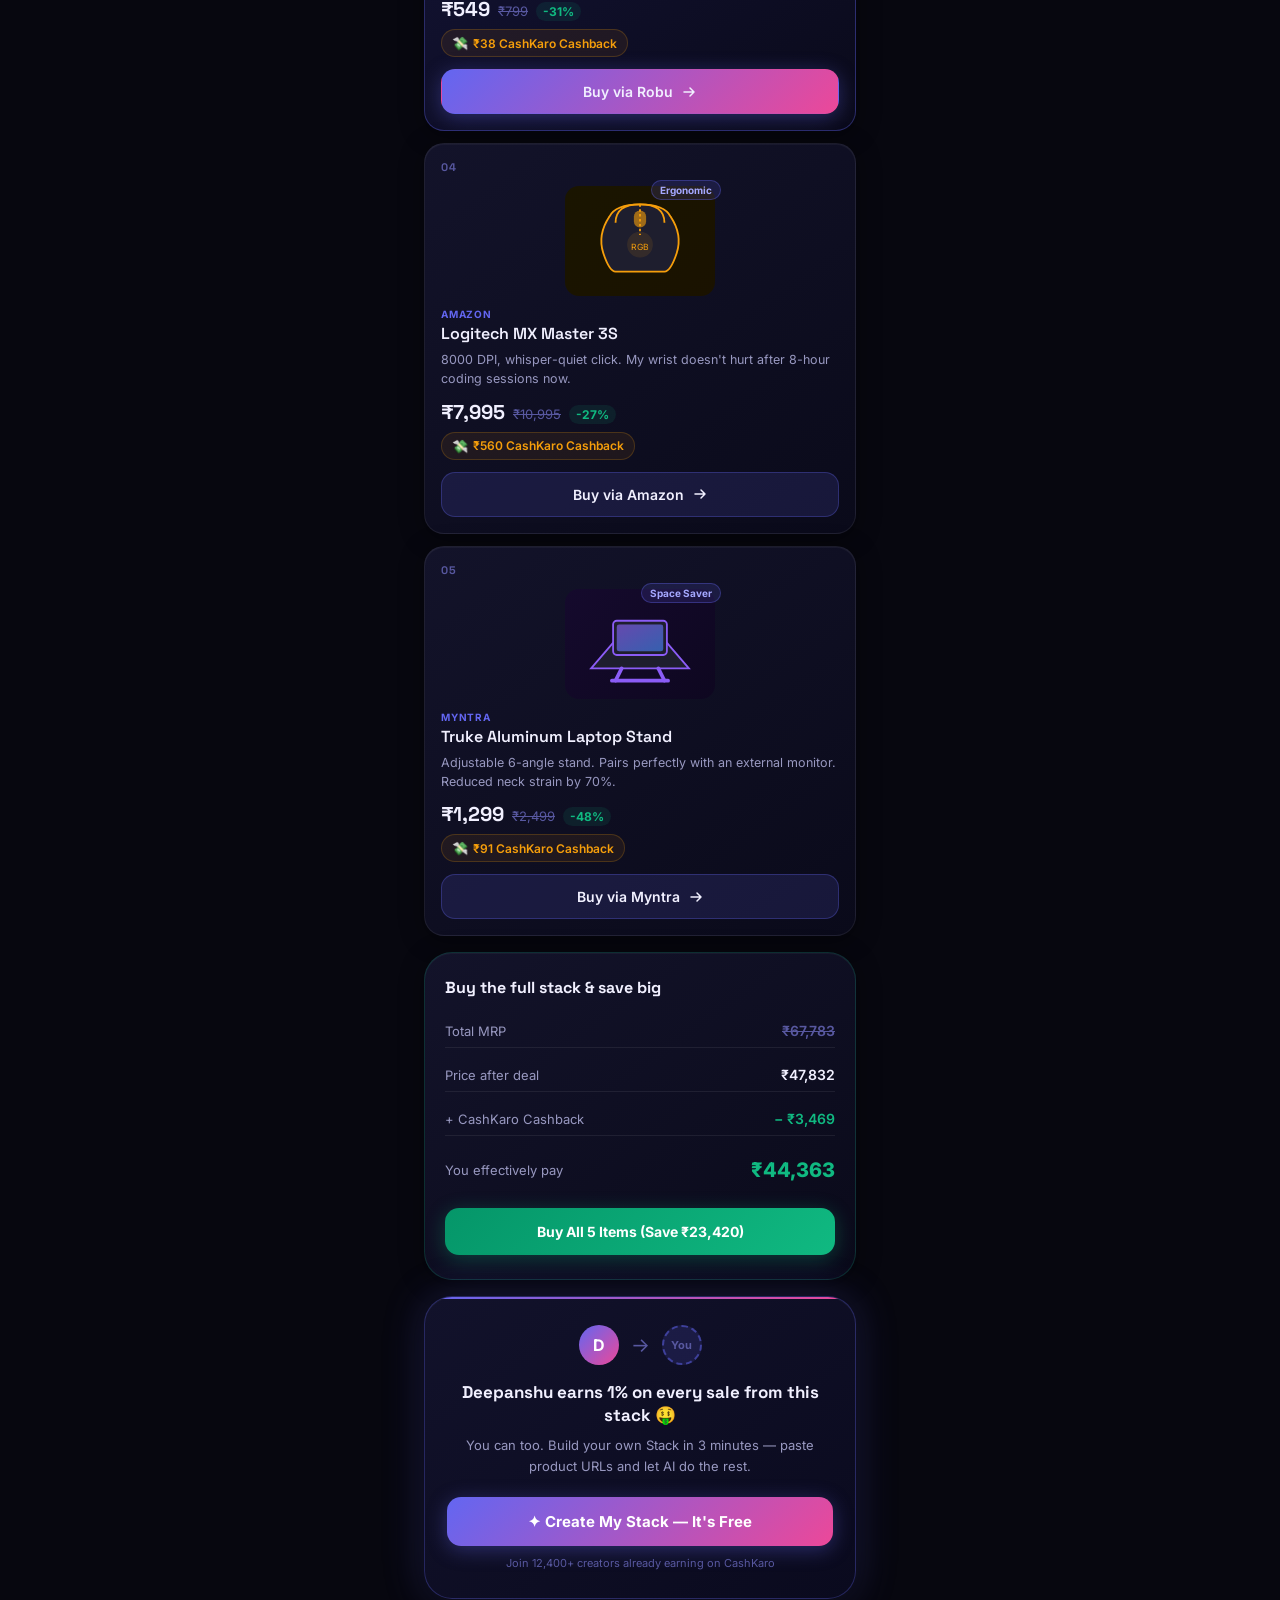
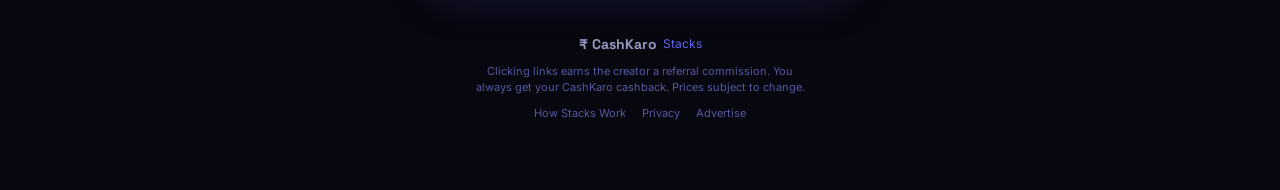
<file: stack.html>
<!DOCTYPE html>
<html lang="en">
<head>
  <meta charset="UTF-8" />
  <meta name="viewport" content="width=device-width, initial-scale=1.0" />
  <title>Deepanshu's CSE Desk Setup | CK Stacks</title>
  <meta name="description" content="My curated B.Tech CSE desk setup — all with CashKaro cashback. Saved ₹3,200 on this list!" />
  <link rel="preconnect" href="https://fonts.googleapis.com" />
  <link rel="preconnect" href="https://fonts.gstatic.com" crossorigin />
  <link href="https://fonts.googleapis.com/css2?family=Inter:wght@300;400;500;600;700;800;900&family=Space+Grotesk:wght@400;500;600;700&display=swap" rel="stylesheet" />
  <link rel="stylesheet" href="style.css" />
</head>
<body>

  <!-- Ambient background blobs -->
  <div class="bg-blob blob-1"></div>
  <div class="bg-blob blob-2"></div>
  <div class="bg-blob blob-3"></div>

  <!-- Top CashKaro branding bar -->
  <header class="ck-header">
    <a href="/" style="text-decoration:none" class="ck-logo">
      <div class="ck-logo-icon">₹</div>
      <span class="ck-logo-text">CashKaro <span class="ck-logo-badge">Stacks</span></span>
    </a>
    <a href="/" class="ck-header-cta">← All Stacks</a>
  </header>

  <main class="stack-container">

    <!-- Creator Profile Card -->
    <section class="creator-card" id="creator-profile">
      <div class="creator-avatar-wrapper">
        <div class="creator-avatar">
          <svg viewBox="0 0 80 80" fill="none" xmlns="http://www.w3.org/2000/svg">
            <circle cx="40" cy="40" r="40" fill="url(#grad1)"/>
            <circle cx="40" cy="30" r="14" fill="rgba(255,255,255,0.9)"/>
            <ellipse cx="40" cy="66" rx="22" ry="16" fill="rgba(255,255,255,0.9)"/>
            <defs>
              <linearGradient id="grad1" x1="0" y1="0" x2="80" y2="80">
                <stop offset="0%" stop-color="#6366f1"/>
                <stop offset="100%" stop-color="#ec4899"/>
              </linearGradient>
            </defs>
          </svg>
        </div>
        <div class="creator-verified-badge">✦</div>
      </div>

      <div class="creator-info">
        <h1 class="creator-name">Deepanshu Lathar</h1>
        <p class="creator-title">Second-Year CSE Student · IoT & Tech Nerd 🤓</p>
        <div class="creator-tags">
          <span class="tag">LPU '28</span>
          <span class="tag">Machine Learning</span>
          <span class="tag">Open Source</span>
        </div>
      </div>

      <div class="stack-meta">
        <div class="meta-pill">
          <span class="meta-icon">📦</span>
          <span>5 Products</span>
        </div>
        <div class="meta-pill">
          <span class="meta-icon">💰</span>
          <span>Up to 12% cashback</span>
        </div>
        <div class="meta-pill">
          <span class="meta-icon">👆</span>
          <span>1.2k views</span>
        </div>
      </div>

      <div class="savings-banner">
        <div class="savings-icon">🎉</div>
        <div class="savings-text">
          <strong>₹3,200+ saved</strong> by buyers from this stack this month
        </div>
      </div>
    </section>

    <!-- Stack Title -->
    <div class="stack-title-block">
      <h2 class="stack-title">My B.Tech CSE Desk Setup</h2>
      <p class="stack-subtitle">Everything on my desk that makes me actually productive. Real items I use daily — click any to buy with cashback.</p>
    </div>

    <!-- Product Cards -->
    <section class="products-list" id="products">

      <!-- Product 1 -->
      <article class="product-card" id="product-monitor">
        <div class="product-rank">01</div>
        <div class="product-image-wrap">
          <div class="product-image monitor-img">
            <svg viewBox="0 0 120 90" xmlns="http://www.w3.org/2000/svg">
              <rect x="5" y="5" width="110" height="70" rx="6" fill="#1e1e2e" stroke="#6366f1" stroke-width="2"/>
              <rect x="12" y="12" width="96" height="55" rx="3" fill="#0f0f1a"/>
              <line x1="60" y1="75" x2="60" y2="85" stroke="#6366f1" stroke-width="3"/>
              <rect x="35" y="83" width="50" height="4" rx="2" fill="#6366f1"/>
              <text x="60" y="46" text-anchor="middle" fill="#6366f1" font-size="9" font-family="Inter">24" IPS DISPLAY</text>
              <rect x="20" y="30" width="80" height="2" rx="1" fill="#6366f1" opacity="0.3"/>
              <rect x="20" y="36" width="60" height="2" rx="1" fill="#6366f1" opacity="0.2"/>
              <rect x="20" y="42" width="70" height="2" rx="1" fill="#6366f1" opacity="0.15"/>
            </svg>
          </div>
          <div class="product-badge essential">Essential</div>
        </div>
        <div class="product-info">
          <div class="product-store">Amazon</div>
          <h3 class="product-name">LG 24" IPS FHD Monitor</h3>
          <p class="product-desc">165Hz, 1ms response — perfect for coding marathons and the occasional Valorant break.</p>
          <div class="product-pricing">
            <div class="pricing-row">
              <span class="price-current">₹12,999</span>
              <span class="price-original">₹18,500</span>
              <span class="price-discount">-30%</span>
            </div>
            <div class="cashback-chip">
              <span class="cashback-icon">💸</span>
              <span>₹780 CashKaro Cashback</span>
            </div>
          </div>
        </div>
        <a href="https://www.amazon.in/s?k=LG+24+inch+IPS+FHD+Monitor" target="_blank" rel="noopener" class="buy-btn" id="buy-monitor">
          <span>Buy via Amazon</span>
          <svg width="16" height="16" viewBox="0 0 16 16" fill="none"><path d="M3 8h10M9 4l4 4-4 4" stroke="currentColor" stroke-width="1.5" stroke-linecap="round" stroke-linejoin="round"/></svg>
        </a>
      </article>

      <!-- Product 2 -->
      <article class="product-card" id="product-headphones">
        <div class="product-rank">02</div>
        <div class="product-image-wrap">
          <div class="product-image headphones-img">
            <svg viewBox="0 0 120 90" xmlns="http://www.w3.org/2000/svg">
              <path d="M30 50 Q30 20 60 20 Q90 20 90 50" fill="none" stroke="#ec4899" stroke-width="4" stroke-linecap="round"/>
              <rect x="18" y="45" width="16" height="28" rx="8" fill="#ec4899" opacity="0.9"/>
              <rect x="86" y="45" width="16" height="28" rx="8" fill="#ec4899" opacity="0.9"/>
              <circle cx="26" cy="59" r="4" fill="#fce7f3"/>
              <circle cx="94" cy="59" r="4" fill="#fce7f3"/>
            </svg>
          </div>
          <div class="product-badge top-pick">Top Pick</div>
        </div>
        <div class="product-info">
          <div class="product-store">Amazon</div>
          <h3 class="product-name">Sony WH-1000XM5</h3>
          <p class="product-desc">Industry-best ANC. I literally cannot study without this. Worth every rupee.</p>
          <div class="product-pricing">
            <div class="pricing-row">
              <span class="price-current">₹24,990</span>
              <span class="price-original">₹34,990</span>
              <span class="price-discount">-29%</span>
            </div>
            <div class="cashback-chip">
              <span class="cashback-icon">💸</span>
              <span>₹2,000 CashKaro Cashback</span>
            </div>
          </div>
        </div>
        <a href="https://www.amazon.in/s?k=Sony+WH-1000XM5" target="_blank" rel="noopener" class="buy-btn" id="buy-headphones">
          <span>Buy via Amazon</span>
          <svg width="16" height="16" viewBox="0 0 16 16" fill="none"><path d="M3 8h10M9 4l4 4-4 4" stroke="currentColor" stroke-width="1.5" stroke-linecap="round" stroke-linejoin="round"/></svg>
        </a>
      </article>

      <!-- Product 3 -->
      <article class="product-card featured" id="product-esp32">
        <div class="product-rank">03</div>
        <div class="featured-glow"></div>
        <div class="product-image-wrap">
          <div class="product-image esp32-img">
            <svg viewBox="0 0 120 90" xmlns="http://www.w3.org/2000/svg">
              <rect x="25" y="20" width="70" height="50" rx="4" fill="#064e3b" stroke="#10b981" stroke-width="1.5"/>
              <rect x="32" y="27" width="56" height="36" rx="2" fill="#065f46"/>
              <!-- chip -->
              <rect x="45" y="35" width="30" height="20" rx="2" fill="#10b981" opacity="0.8"/>
              <text x="60" y="48" text-anchor="middle" fill="white" font-size="6" font-family="monospace">ESP32</text>
              <!-- pins left -->
              <rect x="15" y="28" width="10" height="2" rx="1" fill="#6ee7b7"/>
              <rect x="15" y="33" width="10" height="2" rx="1" fill="#6ee7b7"/>
              <rect x="15" y="38" width="10" height="2" rx="1" fill="#6ee7b7"/>
              <rect x="15" y="43" width="10" height="2" rx="1" fill="#6ee7b7"/>
              <rect x="15" y="48" width="10" height="2" rx="1" fill="#6ee7b7"/>
              <rect x="15" y="53" width="10" height="2" rx="1" fill="#6ee7b7"/>
              <!-- pins right -->
              <rect x="95" y="28" width="10" height="2" rx="1" fill="#6ee7b7"/>
              <rect x="95" y="33" width="10" height="2" rx="1" fill="#6ee7b7"/>
              <rect x="95" y="38" width="10" height="2" rx="1" fill="#6ee7b7"/>
              <rect x="95" y="43" width="10" height="2" rx="1" fill="#6ee7b7"/>
              <rect x="95" y="48" width="10" height="2" rx="1" fill="#6ee7b7"/>
              <rect x="95" y="53" width="10" height="2" rx="1" fill="#6ee7b7"/>
              <!-- LED -->
              <circle cx="80" cy="28" r="3" fill="#10b981" opacity="0.9">
                <animate attributeName="opacity" values="0.9;0.2;0.9" dur="1.5s" repeatCount="indefinite"/>
              </circle>
            </svg>
          </div>
          <div class="product-badge creator-fav">Creator's Fav ⭐</div>
        </div>
        <div class="product-info">
          <div class="product-store">Robu.in</div>
          <h3 class="product-name">ESP32 Dev Board (Dual Core)</h3>
          <p class="product-desc">Built 3 IoT projects with this. WiFi + Bluetooth, runs MicroPython. Absolutely underrated.</p>
          <div class="product-pricing">
            <div class="pricing-row">
              <span class="price-current">₹549</span>
              <span class="price-original">₹799</span>
              <span class="price-discount">-31%</span>
            </div>
            <div class="cashback-chip">
              <span class="cashback-icon">💸</span>
              <span>₹38 CashKaro Cashback</span>
            </div>
          </div>
        </div>
        <a href="https://robu.in/product/esp32-38-pin-devkit-v1-board/" target="_blank" rel="noopener" class="buy-btn featured-btn" id="buy-esp32">
          <span>Buy via Robu</span>
          <svg width="16" height="16" viewBox="0 0 16 16" fill="none"><path d="M3 8h10M9 4l4 4-4 4" stroke="currentColor" stroke-width="1.5" stroke-linecap="round" stroke-linejoin="round"/></svg>
        </a>
      </article>

      <!-- Product 4 -->
      <article class="product-card" id="product-mouse">
        <div class="product-rank">04</div>
        <div class="product-image-wrap">
          <div class="product-image mouse-img">
            <svg viewBox="0 0 120 90" xmlns="http://www.w3.org/2000/svg">
              <path d="M40 70 Q35 70 30 55 Q25 40 35 25 Q40 15 60 15 Q80 15 85 25 Q95 40 90 55 Q85 70 80 70 Z" fill="#1e1e2e" stroke="#f59e0b" stroke-width="1.5"/>
              <path d="M40 30 Q40 15 60 15" fill="none" stroke="#f59e0b" stroke-width="1.5"/>
              <path d="M60 15 Q80 15 80 30" fill="none" stroke="#f59e0b" stroke-width="1.5"/>
              <line x1="60" y1="15" x2="60" y2="40" stroke="#f59e0b" stroke-width="1.5" stroke-dasharray="2,2"/>
              <rect x="55" y="20" width="10" height="14" rx="5" fill="#f59e0b" opacity="0.6"/>
              <circle cx="60" cy="48" r="10" fill="#f59e0b" opacity="0.1" stroke="#f59e0b" stroke-width="1"/>
              <text x="60" y="52" text-anchor="middle" fill="#f59e0b" font-size="7" font-family="Inter">RGB</text>
            </svg>
          </div>
          <div class="product-badge">Ergonomic</div>
        </div>
        <div class="product-info">
          <div class="product-store">Amazon</div>
          <h3 class="product-name">Logitech MX Master 3S</h3>
          <p class="product-desc">8000 DPI, whisper-quiet click. My wrist doesn't hurt after 8-hour coding sessions now.</p>
          <div class="product-pricing">
            <div class="pricing-row">
              <span class="price-current">₹7,995</span>
              <span class="price-original">₹10,995</span>
              <span class="price-discount">-27%</span>
            </div>
            <div class="cashback-chip">
              <span class="cashback-icon">💸</span>
              <span>₹560 CashKaro Cashback</span>
            </div>
          </div>
        </div>
        <a href="https://www.amazon.in/s?k=Logitech+MX+Master+3S" target="_blank" rel="noopener" class="buy-btn" id="buy-mouse">
          <span>Buy via Amazon</span>
          <svg width="16" height="16" viewBox="0 0 16 16" fill="none"><path d="M3 8h10M9 4l4 4-4 4" stroke="currentColor" stroke-width="1.5" stroke-linecap="round" stroke-linejoin="round"/></svg>
        </a>
      </article>

      <!-- Product 5 -->
      <article class="product-card" id="product-laptop-stand">
        <div class="product-rank">05</div>
        <div class="product-image-wrap">
          <div class="product-image stand-img">
            <svg viewBox="0 0 120 90" xmlns="http://www.w3.org/2000/svg">
              <!-- Laptop sitting on stand -->
              <path d="M20 65 L50 30 L70 30 L100 65 Z" fill="#1e1e2e" stroke="#8b5cf6" stroke-width="1.5"/>
              <rect x="38" y="26" width="44" height="28" rx="3" fill="#1e1e2e" stroke="#8b5cf6" stroke-width="1.5"/>
              <rect x="41" y="29" width="38" height="22" rx="2" fill="#2d2d44"/>
              <!-- glow on screen -->
              <rect x="41" y="29" width="38" height="22" rx="2" fill="url(#screenGrad)" opacity="0.6"/>
              <!-- base legs -->
              <line x1="45" y1="65" x2="40" y2="75" stroke="#8b5cf6" stroke-width="3" stroke-linecap="round"/>
              <line x1="75" y1="65" x2="80" y2="75" stroke="#8b5cf6" stroke-width="3" stroke-linecap="round"/>
              <line x1="37" y1="75" x2="83" y2="75" stroke="#8b5cf6" stroke-width="3" stroke-linecap="round"/>
              <defs>
                <linearGradient id="screenGrad" x1="0" y1="0" x2="1" y2="1">
                  <stop offset="0%" stop-color="#8b5cf6"/>
                  <stop offset="100%" stop-color="#3b82f6"/>
                </linearGradient>
              </defs>
            </svg>
          </div>
          <div class="product-badge">Space Saver</div>
        </div>
        <div class="product-info">
          <div class="product-store">Myntra</div>
          <h3 class="product-name">Truke Aluminum Laptop Stand</h3>
          <p class="product-desc">Adjustable 6-angle stand. Pairs perfectly with an external monitor. Reduced neck strain by 70%.</p>
          <div class="product-pricing">
            <div class="pricing-row">
              <span class="price-current">₹1,299</span>
              <span class="price-original">₹2,499</span>
              <span class="price-discount">-48%</span>
            </div>
            <div class="cashback-chip">
              <span class="cashback-icon">💸</span>
              <span>₹91 CashKaro Cashback</span>
            </div>
          </div>
        </div>
        <a href="https://www.myntra.com/laptop-table" target="_blank" rel="noopener" class="buy-btn" id="buy-stand">
          <span>Buy via Myntra</span>
          <svg width="16" height="16" viewBox="0 0 16 16" fill="none"><path d="M3 8h10M9 4l4 4-4 4" stroke="currentColor" stroke-width="1.5" stroke-linecap="round" stroke-linejoin="round"/></svg>
        </a>
      </article>

    </section>

    <!-- Total Savings Summary -->
    <section class="savings-summary" id="savings-summary">
      <div class="savings-card">
        <div class="savings-header">Buy the full stack &amp; save big</div>
        <div class="savings-grid">
          <div class="savings-item">
            <span class="savings-label">Total MRP</span>
            <span class="savings-value strikethrough">₹67,783</span>
          </div>
          <div class="savings-item">
            <span class="savings-label">Price after deal</span>
            <span class="savings-value">₹47,832</span>
          </div>
          <div class="savings-item highlight">
            <span class="savings-label">+ CashKaro Cashback</span>
            <span class="savings-value green">− ₹3,469</span>
          </div>
          <div class="savings-item total">
            <span class="savings-label">You effectively pay</span>
            <span class="savings-value big-green">₹44,363</span>
          </div>
        </div>
        <a href="https://www.amazon.in/s?k=LG+monitor+Sony+headphones+Logitech+mouse" target="_blank" rel="noopener" class="full-stack-btn" id="buy-all">
          Buy All 5 Items (Save ₹23,420)
        </a>
      </div>
    </section>

    <!-- Kickback & Viral Loop CTA -->
    <section class="creator-cta-section" id="create-your-stack">
      <div class="cta-card">
        <div class="cta-icon-row">
          <div class="cta-avatar">D</div>
          <div class="cta-chain">→</div>
          <div class="cta-avatar you">You</div>
        </div>
        <h3 class="cta-title">Deepanshu earns 1% on every sale from this stack 🤑</h3>
        <p class="cta-body">You can too. Build your own Stack in 3 minutes — paste product URLs and let AI do the rest.</p>
        <a href="https://cashkaro.com/join" target="_blank" rel="noopener" class="cta-btn" id="create-stack-btn">
          ✦ Create My Stack — It's Free
        </a>
        <p class="cta-footnote">Join 12,400+ creators already earning on CashKaro</p>
      </div>
    </section>

    <!-- Footer -->
    <footer class="stack-footer">
      <div class="footer-logo">
        <span class="footer-ck">₹ CashKaro</span>
        <span class="footer-stacks">Stacks</span>
      </div>
      <p class="footer-disclaimer">Clicking links earns the creator a referral commission. You always get your CashKaro cashback. Prices subject to change.</p>
      <div class="footer-links">
        <a href="/">How Stacks Work</a>
        <a href="/">Privacy</a>
        <a href="/">Advertise</a>
      </div>
    </footer>

  </main>

  <!-- Toast notification -->
  <div class="toast" id="toast">
    <span class="toast-icon">✅</span>
    <span class="toast-msg">Opening with your cashback link!</span>
  </div>

  <script src="app.js"></script>
</body>
</html>
</file>
<file: style.css>
/* =========================================
   CK STACKS — Design System & Styles
   Mobile-first, premium dark aesthetic
   ========================================= */

:root {
  --bg-base: #07070f;
  --bg-surface: #0f0f1e;
  --bg-card: #13132a;
  --bg-card-hover: #1a1a36;
  --border: rgba(255,255,255,0.07);
  --border-hover: rgba(99,102,241,0.4);

  --accent-purple: #6366f1;
  --accent-pink: #ec4899;
  --accent-emerald: #10b981;
  --accent-amber: #f59e0b;
  --accent-violet: #8b5cf6;

  --text-primary: #f1f0ff;
  --text-secondary: #9898c0;
  --text-muted: #5858a0;

  --gradient-main: linear-gradient(135deg, #6366f1 0%, #ec4899 100%);
  --gradient-card: linear-gradient(145deg, #13132a, #0a0a1a);
  --glow-purple: 0 0 40px rgba(99,102,241,0.25);
  --glow-pink: 0 0 40px rgba(236,72,153,0.2);

  --radius-sm: 8px;
  --radius-md: 14px;
  --radius-lg: 20px;
  --radius-xl: 28px;
  --radius-full: 9999px;

  --shadow-card: 0 4px 24px rgba(0,0,0,0.4), 0 1px 0 rgba(255,255,255,0.04) inset;
  --shadow-btn: 0 4px 20px rgba(99,102,241,0.35);

  --transition: 0.25s cubic-bezier(0.4, 0, 0.2, 1);
}

*, *::before, *::after { box-sizing: border-box; margin: 0; padding: 0; }

html { scroll-behavior: smooth; }

body {
  font-family: 'Inter', -apple-system, sans-serif;
  background: var(--bg-base);
  color: var(--text-primary);
  min-height: 100vh;
  overflow-x: hidden;
  position: relative;
}

/* ── Ambient Background Blobs ── */
.bg-blob {
  position: fixed;
  border-radius: 50%;
  filter: blur(90px);
  opacity: 0.12;
  pointer-events: none;
  z-index: 0;
}
.blob-1 {
  width: 500px; height: 500px;
  background: var(--accent-purple);
  top: -150px; left: -150px;
  animation: blobFloat1 12s ease-in-out infinite alternate;
}
.blob-2 {
  width: 400px; height: 400px;
  background: var(--accent-pink);
  top: 40%; right: -120px;
  animation: blobFloat2 15s ease-in-out infinite alternate;
}
.blob-3 {
  width: 350px; height: 350px;
  background: var(--accent-violet);
  bottom: 10%; left: 20%;
  animation: blobFloat3 10s ease-in-out infinite alternate;
}
@keyframes blobFloat1 { from { transform: translate(0,0) scale(1); } to { transform: translate(40px, 60px) scale(1.1); } }
@keyframes blobFloat2 { from { transform: translate(0,0) scale(1); } to { transform: translate(-30px, 50px) scale(1.08); } }
@keyframes blobFloat3 { from { transform: translate(0,0) scale(1); } to { transform: translate(20px, -40px) scale(1.05); } }

/* ── Header ── */
.ck-header {
  position: fixed;
  top: 0; left: 0; right: 0;
  z-index: 100;
  display: flex;
  align-items: center;
  justify-content: space-between;
  padding: 12px 20px;
  background: rgba(7, 7, 15, 0.8);
  backdrop-filter: blur(20px);
  -webkit-backdrop-filter: blur(20px);
  border-bottom: 1px solid var(--border);
}

.ck-logo {
  display: flex;
  align-items: center;
  gap: 8px;
}
.ck-logo-icon {
  width: 30px; height: 30px;
  background: var(--gradient-main);
  border-radius: 8px;
  display: flex;
  align-items: center;
  justify-content: center;
  font-weight: 800;
  font-size: 16px;
}
.ck-logo-text {
  font-family: 'Space Grotesk', sans-serif;
  font-weight: 700;
  font-size: 15px;
  color: var(--text-primary);
}
.ck-logo-badge {
  color: var(--accent-purple);
  font-size: 12px;
  margin-left: 2px;
  vertical-align: super;
}
.ck-header-cta {
  font-size: 13px;
  font-weight: 600;
  color: var(--accent-purple);
  text-decoration: none;
  padding: 6px 14px;
  border: 1px solid rgba(99,102,241,0.4);
  border-radius: var(--radius-full);
  transition: var(--transition);
}
.ck-header-cta:hover {
  background: rgba(99,102,241,0.15);
  border-color: var(--accent-purple);
}

/* ── Main Container ── */
.stack-container {
  position: relative;
  z-index: 1;
  max-width: 480px;
  margin: 0 auto;
  padding: 84px 16px 48px;
  display: flex;
  flex-direction: column;
  gap: 16px;
}

/* ── Creator Card ── */
.creator-card {
  background: var(--gradient-card);
  border: 1px solid var(--border);
  border-radius: var(--radius-xl);
  padding: 28px 22px 22px;
  display: flex;
  flex-direction: column;
  align-items: center;
  gap: 14px;
  box-shadow: var(--shadow-card);
  animation: fadeInUp 0.6s ease both;
}

.creator-avatar-wrapper {
  position: relative;
}
.creator-avatar {
  width: 80px; height: 80px;
  border-radius: 50%;
  overflow: hidden;
  border: 3px solid transparent;
  background: linear-gradient(var(--bg-card), var(--bg-card)) padding-box,
              var(--gradient-main) border-box;
  box-shadow: var(--glow-purple);
}
.creator-avatar svg { width: 100%; height: 100%; }
.creator-verified-badge {
  position: absolute;
  bottom: 2px; right: 2px;
  width: 20px; height: 20px;
  background: var(--gradient-main);
  border-radius: 50%;
  display: flex;
  align-items: center;
  justify-content: center;
  font-size: 9px;
  border: 2px solid var(--bg-base);
  color: white;
}

.creator-info { text-align: center; }
.creator-name {
  font-family: 'Space Grotesk', sans-serif;
  font-size: 22px;
  font-weight: 700;
  background: var(--gradient-main);
  -webkit-background-clip: text;
  -webkit-text-fill-color: transparent;
  background-clip: text;
  margin-bottom: 4px;
}
.creator-title {
  font-size: 13px;
  color: var(--text-secondary);
  margin-bottom: 10px;
}
.creator-tags {
  display: flex;
  gap: 6px;
  flex-wrap: wrap;
  justify-content: center;
}
.tag {
  font-size: 11px;
  font-weight: 600;
  color: var(--accent-purple);
  background: rgba(99,102,241,0.12);
  border: 1px solid rgba(99,102,241,0.25);
  padding: 3px 10px;
  border-radius: var(--radius-full);
}

.stack-meta {
  display: flex;
  gap: 8px;
  flex-wrap: wrap;
  justify-content: center;
}
.meta-pill {
  display: flex;
  align-items: center;
  gap: 5px;
  font-size: 12px;
  color: var(--text-secondary);
  background: rgba(255,255,255,0.04);
  border: 1px solid var(--border);
  padding: 5px 11px;
  border-radius: var(--radius-full);
}
.meta-icon { font-size: 13px; }

.savings-banner {
  width: 100%;
  display: flex;
  align-items: center;
  gap: 10px;
  background: rgba(16,185,129,0.08);
  border: 1px solid rgba(16,185,129,0.2);
  border-radius: var(--radius-md);
  padding: 10px 14px;
}
.savings-icon { font-size: 18px; }
.savings-text {
  font-size: 13px;
  color: var(--text-secondary);
}
.savings-text strong { color: var(--accent-emerald); }

/* ── Stack Title ── */
.stack-title-block {
  padding-left: 4px;
  animation: fadeInUp 0.6s 0.1s ease both;
}
.stack-title {
  font-family: 'Space Grotesk', sans-serif;
  font-size: 20px;
  font-weight: 700;
  color: var(--text-primary);
  margin-bottom: 6px;
}
.stack-subtitle {
  font-size: 13px;
  color: var(--text-secondary);
  line-height: 1.6;
}

/* ── Products List ── */
.products-list {
  display: flex;
  flex-direction: column;
  gap: 12px;
}

/* ── Product Card ── */
.product-card {
  background: var(--gradient-card);
  border: 1px solid var(--border);
  border-radius: var(--radius-lg);
  padding: 16px;
  display: flex;
  flex-direction: column;
  gap: 12px;
  position: relative;
  overflow: hidden;
  box-shadow: var(--shadow-card);
  transition: var(--transition);
  animation: fadeInUp 0.6s ease both;
  cursor: default;
}
.product-card:hover {
  border-color: var(--border-hover);
  transform: translateY(-2px);
  box-shadow: var(--shadow-card), var(--glow-purple);
}
.product-card.featured {
  border-color: rgba(99,102,241,0.35);
  background: linear-gradient(145deg, #15153a, #0a0a1a);
}
.featured-glow {
  position: absolute;
  top: 0; left: 0; right: 0;
  height: 2px;
  background: var(--gradient-main);
  border-radius: var(--radius-lg) var(--radius-lg) 0 0;
}

.product-rank {
  font-family: 'Space Grotesk', sans-serif;
  font-size: 11px;
  font-weight: 700;
  color: var(--text-muted);
  letter-spacing: 0.5px;
}

.product-image-wrap {
  position: relative;
  align-self: center;
}
.product-image {
  width: 130px;
  height: 95px;
  border-radius: var(--radius-md);
  overflow: hidden;
  display: flex;
  align-items: center;
  justify-content: center;
}
.monitor-img    { background: linear-gradient(135deg, #1e1e2e, #12122a); }
.headphones-img { background: linear-gradient(135deg, #2d0a1f, #1a0a14); }
.esp32-img      { background: linear-gradient(135deg, #031a10, #041a0e); }
.mouse-img      { background: linear-gradient(135deg, #1a1500, #1a1200); }
.stand-img      { background: linear-gradient(135deg, #150a2d, #0e0720); }
.product-image svg { width: 100%; height: 100%; }

.product-badge {
  position: absolute;
  top: -6px; right: -6px;
  font-size: 10px;
  font-weight: 700;
  padding: 3px 8px;
  border-radius: var(--radius-full);
  background: rgba(99,102,241,0.15);
  border: 1px solid rgba(99,102,241,0.35);
  color: #a5a8ff;
  white-space: nowrap;
}
.product-badge.essential  { background: rgba(245,158,11,0.15); border-color: rgba(245,158,11,0.4); color: #fcd34d; }
.product-badge.top-pick   { background: rgba(236,72,153,0.15); border-color: rgba(236,72,153,0.4); color: #f9a8d4; }
.product-badge.creator-fav { background: rgba(16,185,129,0.15); border-color: rgba(16,185,129,0.4); color: #6ee7b7; }

.product-info { flex: 1; }
.product-store {
  font-size: 10px;
  font-weight: 700;
  color: var(--accent-purple);
  text-transform: uppercase;
  letter-spacing: 0.8px;
  margin-bottom: 4px;
}
.product-name {
  font-family: 'Space Grotesk', sans-serif;
  font-size: 16px;
  font-weight: 600;
  color: var(--text-primary);
  margin-bottom: 5px;
  line-height: 1.3;
}
.product-desc {
  font-size: 12.5px;
  color: var(--text-secondary);
  line-height: 1.55;
  margin-bottom: 10px;
}

.product-pricing {}
.pricing-row {
  display: flex;
  align-items: baseline;
  gap: 8px;
  margin-bottom: 7px;
}
.price-current {
  font-family: 'Space Grotesk', sans-serif;
  font-size: 20px;
  font-weight: 700;
  color: var(--text-primary);
}
.price-original {
  font-size: 13px;
  color: var(--text-muted);
  text-decoration: line-through;
}
.price-discount {
  font-size: 12px;
  font-weight: 700;
  color: var(--accent-emerald);
  background: rgba(16,185,129,0.1);
  padding: 2px 7px;
  border-radius: var(--radius-full);
}
.cashback-chip {
  display: inline-flex;
  align-items: center;
  gap: 5px;
  font-size: 12px;
  font-weight: 600;
  color: var(--accent-amber);
  background: rgba(245,158,11,0.08);
  border: 1px solid rgba(245,158,11,0.2);
  padding: 5px 10px;
  border-radius: var(--radius-full);
}
.cashback-icon { font-size: 13px; }

/* ── Buy Button ── */
.buy-btn {
  display: flex;
  align-items: center;
  justify-content: center;
  gap: 8px;
  width: 100%;
  padding: 13px;
  border-radius: var(--radius-md);
  font-size: 14px;
  font-weight: 600;
  text-decoration: none;
  color: var(--text-primary);
  background: rgba(99,102,241,0.15);
  border: 1px solid rgba(99,102,241,0.3);
  transition: var(--transition);
  cursor: pointer;
}
.buy-btn:hover {
  background: rgba(99,102,241,0.28);
  border-color: var(--accent-purple);
  box-shadow: var(--shadow-btn);
  transform: translateY(-1px);
}
.buy-btn.featured-btn {
  background: var(--gradient-main);
  border-color: transparent;
  box-shadow: var(--shadow-btn);
}
.buy-btn.featured-btn:hover {
  opacity: 0.9;
  transform: translateY(-2px);
  box-shadow: 0 6px 28px rgba(99,102,241,0.5);
}

/* ── Savings Summary ── */
.savings-summary {
  animation: fadeInUp 0.6s 0.3s ease both;
}
.savings-card {
  background: var(--gradient-card);
  border: 1px solid rgba(16,185,129,0.2);
  border-radius: var(--radius-xl);
  padding: 24px 20px;
  box-shadow: var(--shadow-card);
}
.savings-header {
  font-family: 'Space Grotesk', sans-serif;
  font-size: 16px;
  font-weight: 700;
  color: var(--text-primary);
  margin-bottom: 16px;
}
.savings-grid {
  display: flex;
  flex-direction: column;
  gap: 10px;
  margin-bottom: 18px;
}
.savings-item {
  display: flex;
  justify-content: space-between;
  align-items: center;
  padding: 8px 0;
  border-bottom: 1px solid var(--border);
}
.savings-item:last-child { border-bottom: none; }
.savings-item.total { padding-top: 12px; }
.savings-label { font-size: 13px; color: var(--text-secondary); }
.savings-value { font-size: 14px; font-weight: 600; color: var(--text-primary); }
.savings-value.strikethrough { text-decoration: line-through; color: var(--text-muted); }
.savings-value.green { color: var(--accent-emerald); }
.savings-value.big-green {
  font-size: 20px;
  font-weight: 800;
  color: var(--accent-emerald);
}

.full-stack-btn {
  display: block;
  width: 100%;
  text-align: center;
  padding: 15px;
  border-radius: var(--radius-md);
  font-size: 14px;
  font-weight: 700;
  color: white;
  background: linear-gradient(135deg, #059669, #10b981);
  text-decoration: none;
  transition: var(--transition);
  box-shadow: 0 4px 20px rgba(16,185,129,0.3);
}
.full-stack-btn:hover {
  transform: translateY(-2px);
  box-shadow: 0 8px 30px rgba(16,185,129,0.45);
}

/* ── Creator CTA ── */
.creator-cta-section {
  animation: fadeInUp 0.6s 0.4s ease both;
}
.cta-card {
  background: linear-gradient(145deg, #12122b, #0a0a1e);
  border: 1px solid rgba(99,102,241,0.3);
  border-radius: var(--radius-xl);
  padding: 28px 22px;
  text-align: center;
  position: relative;
  overflow: hidden;
  box-shadow: var(--shadow-card), var(--glow-purple);
}
.cta-card::before {
  content: '';
  position: absolute;
  top: 0; left: 0; right: 0;
  height: 2px;
  background: var(--gradient-main);
}
.cta-icon-row {
  display: flex;
  align-items: center;
  justify-content: center;
  gap: 12px;
  margin-bottom: 16px;
}
.cta-avatar {
  width: 40px; height: 40px;
  border-radius: 50%;
  background: var(--gradient-main);
  display: flex;
  align-items: center;
  justify-content: center;
  font-size: 16px;
  font-weight: 700;
  color: white;
}
.cta-avatar.you {
  background: rgba(99,102,241,0.15);
  border: 2px dashed rgba(99,102,241,0.5);
  color: var(--text-muted);
  font-size: 11px;
}
.cta-chain { font-size: 20px; color: var(--text-muted); }
.cta-title {
  font-family: 'Space Grotesk', sans-serif;
  font-size: 17px;
  font-weight: 700;
  color: var(--text-primary);
  margin-bottom: 8px;
  line-height: 1.35;
}
.cta-body {
  font-size: 13px;
  color: var(--text-secondary);
  line-height: 1.6;
  margin-bottom: 20px;
}
.cta-btn {
  display: block;
  width: 100%;
  padding: 15px;
  border-radius: var(--radius-md);
  font-size: 15px;
  font-weight: 700;
  color: white;
  background: var(--gradient-main);
  text-decoration: none;
  transition: var(--transition);
  box-shadow: var(--shadow-btn);
  margin-bottom: 10px;
}
.cta-btn:hover {
  transform: translateY(-2px);
  box-shadow: 0 8px 30px rgba(99,102,241,0.5);
  opacity: 0.95;
}
.cta-footnote {
  font-size: 11px;
  color: var(--text-muted);
}

/* ── Footer ── */
.stack-footer {
  text-align: center;
  padding: 20px 0 10px;
  display: flex;
  flex-direction: column;
  gap: 10px;
  animation: fadeInUp 0.6s 0.5s ease both;
}
.footer-logo {
  display: flex;
  align-items: center;
  justify-content: center;
  gap: 6px;
}
.footer-ck {
  font-family: 'Space Grotesk', sans-serif;
  font-weight: 700;
  font-size: 14px;
  color: var(--text-secondary);
}
.footer-stacks {
  font-size: 12px;
  color: var(--accent-purple);
}
.footer-disclaimer {
  font-size: 11px;
  color: var(--text-muted);
  line-height: 1.5;
  max-width: 340px;
  margin: 0 auto;
}
.footer-links {
  display: flex;
  gap: 16px;
  justify-content: center;
}
.footer-links a {
  font-size: 11px;
  color: var(--text-muted);
  text-decoration: none;
  transition: color var(--transition);
}
.footer-links a:hover { color: var(--text-secondary); }

/* ── Toast ── */
.toast {
  position: fixed;
  bottom: 24px;
  left: 50%;
  transform: translateX(-50%) translateY(80px);
  background: rgba(19, 19, 42, 0.95);
  backdrop-filter: blur(16px);
  border: 1px solid rgba(99,102,241,0.3);
  border-radius: var(--radius-full);
  padding: 12px 20px;
  display: flex;
  align-items: center;
  gap: 8px;
  font-size: 13px;
  font-weight: 500;
  color: var(--text-primary);
  z-index: 999;
  transition: transform 0.4s cubic-bezier(0.34, 1.56, 0.64, 1);
  opacity: 0;
  box-shadow: 0 8px 32px rgba(0,0,0,0.5);
}
.toast.show {
  transform: translateX(-50%) translateY(0);
  opacity: 1;
}
.toast-icon { font-size: 16px; }

/* ── Animations ── */
@keyframes fadeInUp {
  from { opacity: 0; transform: translateY(20px); }
  to   { opacity: 1; transform: translateY(0); }
}

/* Stagger product cards */
.product-card:nth-child(1) { animation-delay: 0.15s; }
.product-card:nth-child(2) { animation-delay: 0.22s; }
.product-card:nth-child(3) { animation-delay: 0.29s; }
.product-card:nth-child(4) { animation-delay: 0.36s; }
.product-card:nth-child(5) { animation-delay: 0.43s; }

/* ── Responsive ── */
@media (min-width: 520px) {
  .stack-container { padding: 94px 24px 60px; }
  .product-image { width: 150px; height: 110px; }
}

/* Scrollbar */
::-webkit-scrollbar { width: 4px; }
::-webkit-scrollbar-track { background: var(--bg-base); }
::-webkit-scrollbar-thumb { background: rgba(99,102,241,0.3); border-radius: 4px; }
</file>
